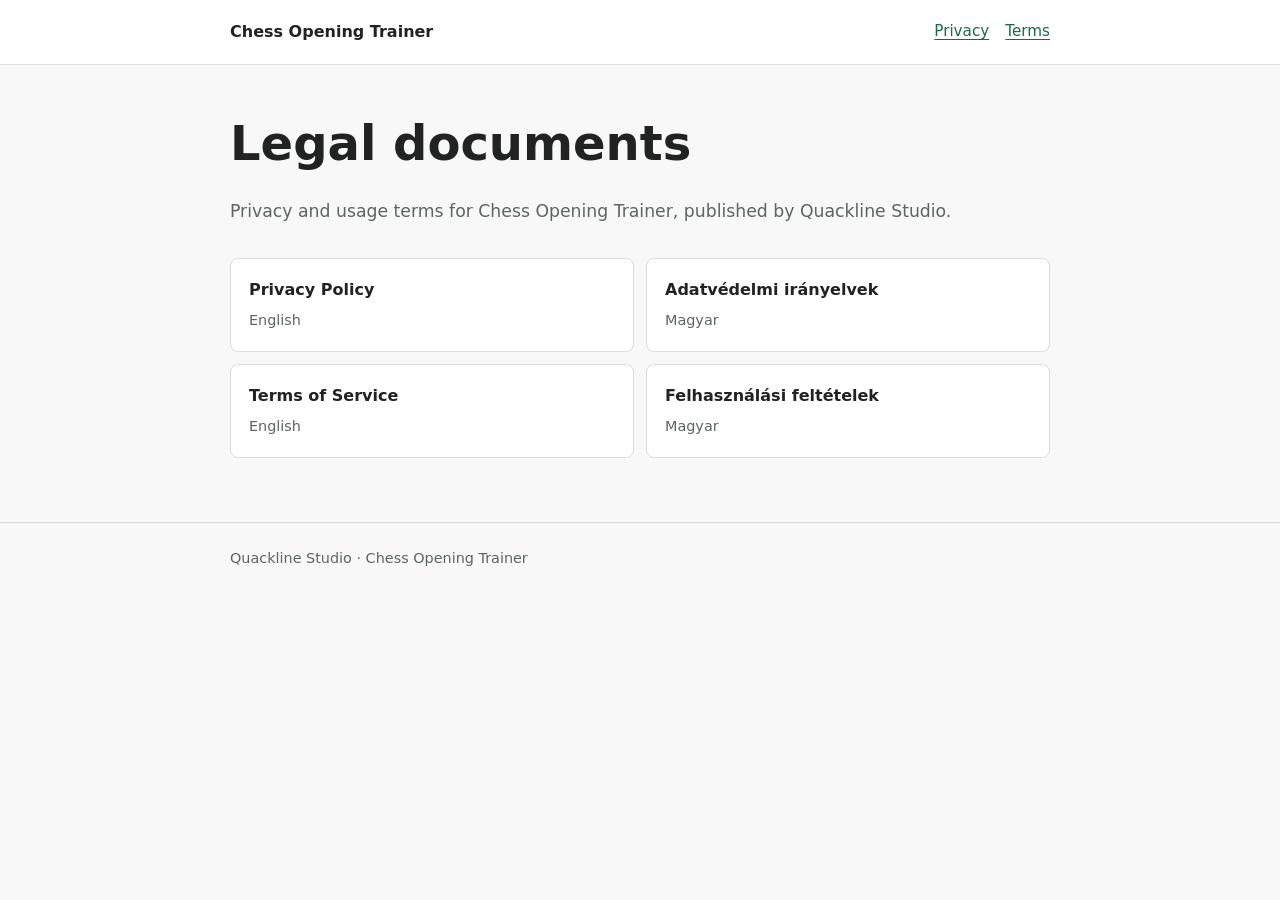
<file: index.html>
<!doctype html>
<html lang="en">
  <head>
    <meta charset="utf-8">
    <meta name="viewport" content="width=device-width, initial-scale=1">
    <meta name="description" content="Legal documents for Chess Opening Trainer.">
    <title>Chess Opening Trainer - Legal</title>
    <link rel="stylesheet" href="styles.css">
  </head>
  <body>
    <header class="site-header">
      <div class="site-header__inner">
        <a class="brand" href="./">Chess Opening Trainer</a>
        <nav class="site-nav" aria-label="Legal documents">
          <a href="privacy/">Privacy</a>
          <a href="terms/">Terms</a>
        </nav>
      </div>
    </header>
    <main class="landing">
      <h1>Legal documents</h1>
      <p class="lede">Privacy and usage terms for Chess Opening Trainer, published by Quackline Studio.</p>
      <div class="document-nav">
        <a class="document-link" href="privacy/">Privacy Policy<span>English</span></a>
        <a class="document-link" href="privacy/hu/">Adatvédelmi irányelvek<span>Magyar</span></a>
        <a class="document-link" href="terms/">Terms of Service<span>English</span></a>
        <a class="document-link" href="terms/hu/">Felhasználási feltételek<span>Magyar</span></a>
      </div>
    </main>
    <footer class="site-footer">
      <div class="site-footer__inner">Quackline Studio · Chess Opening Trainer</div>
    </footer>
  </body>
</html>
</file>
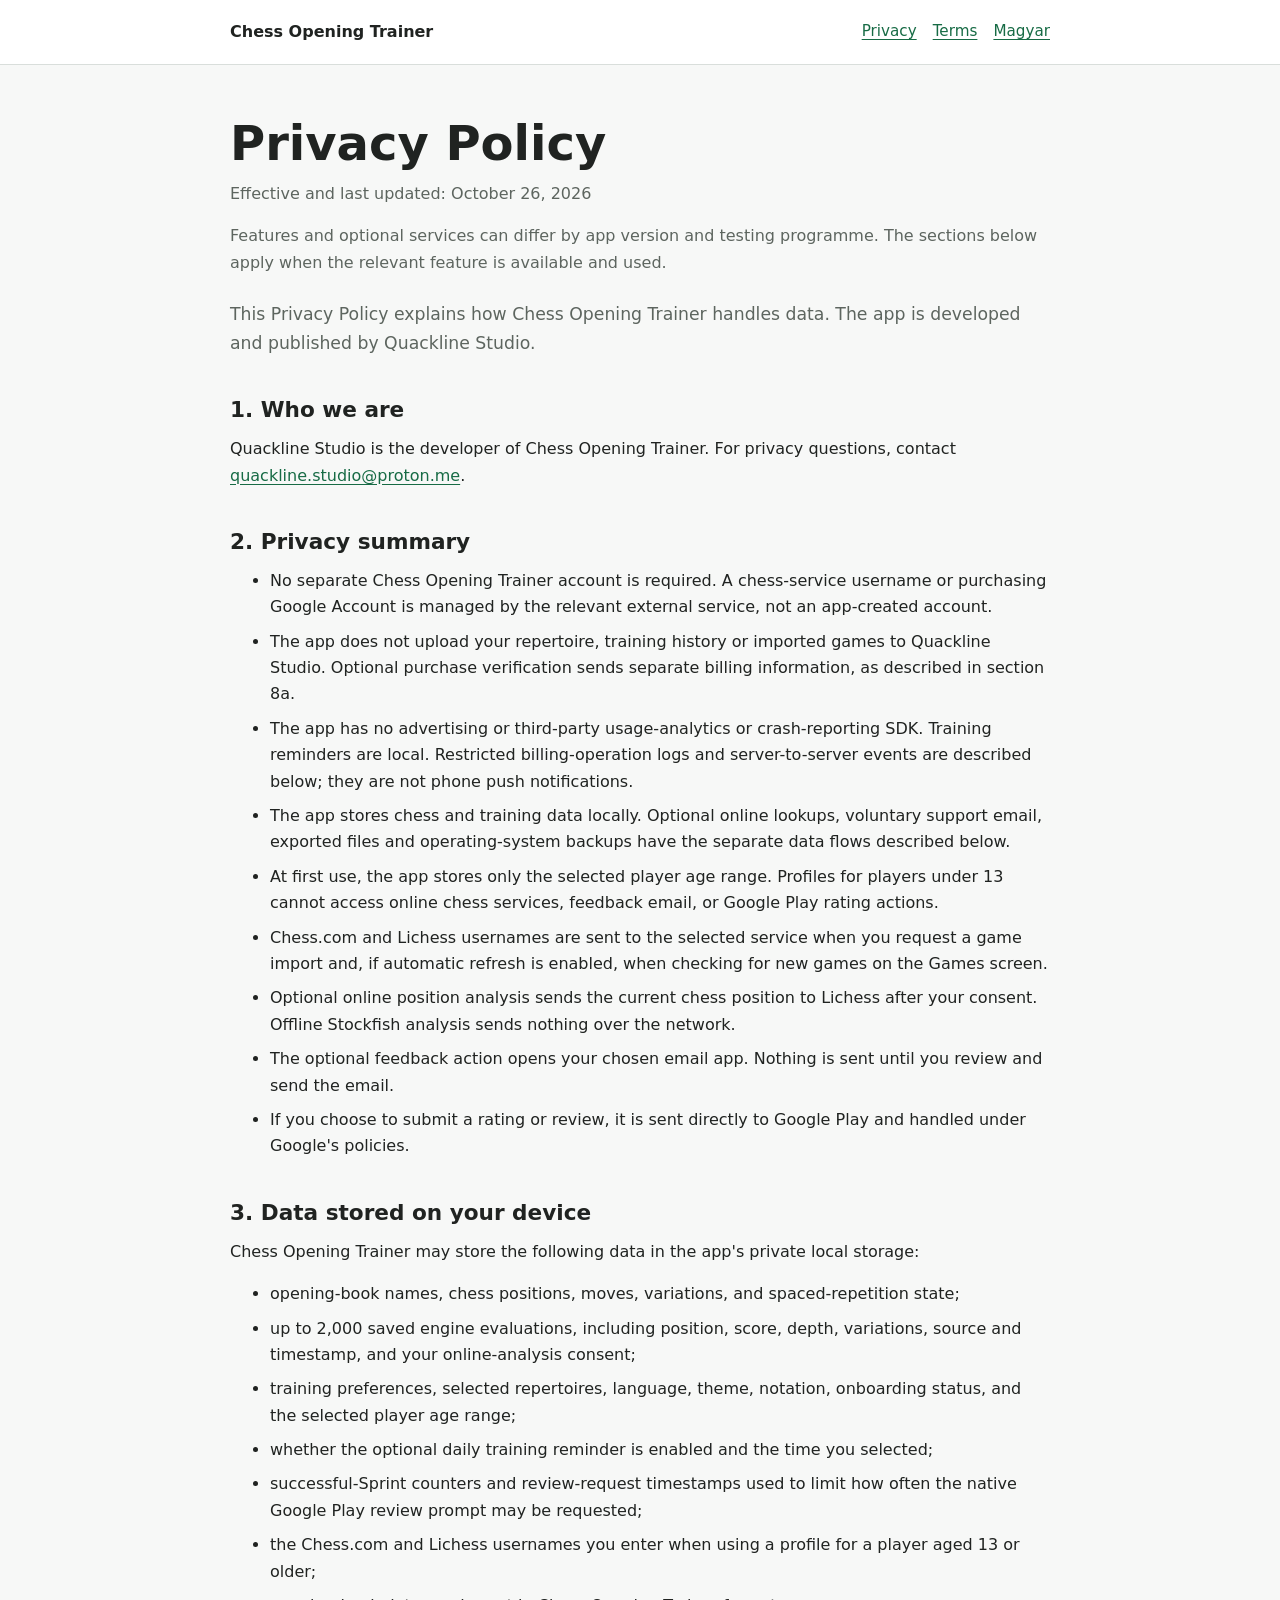
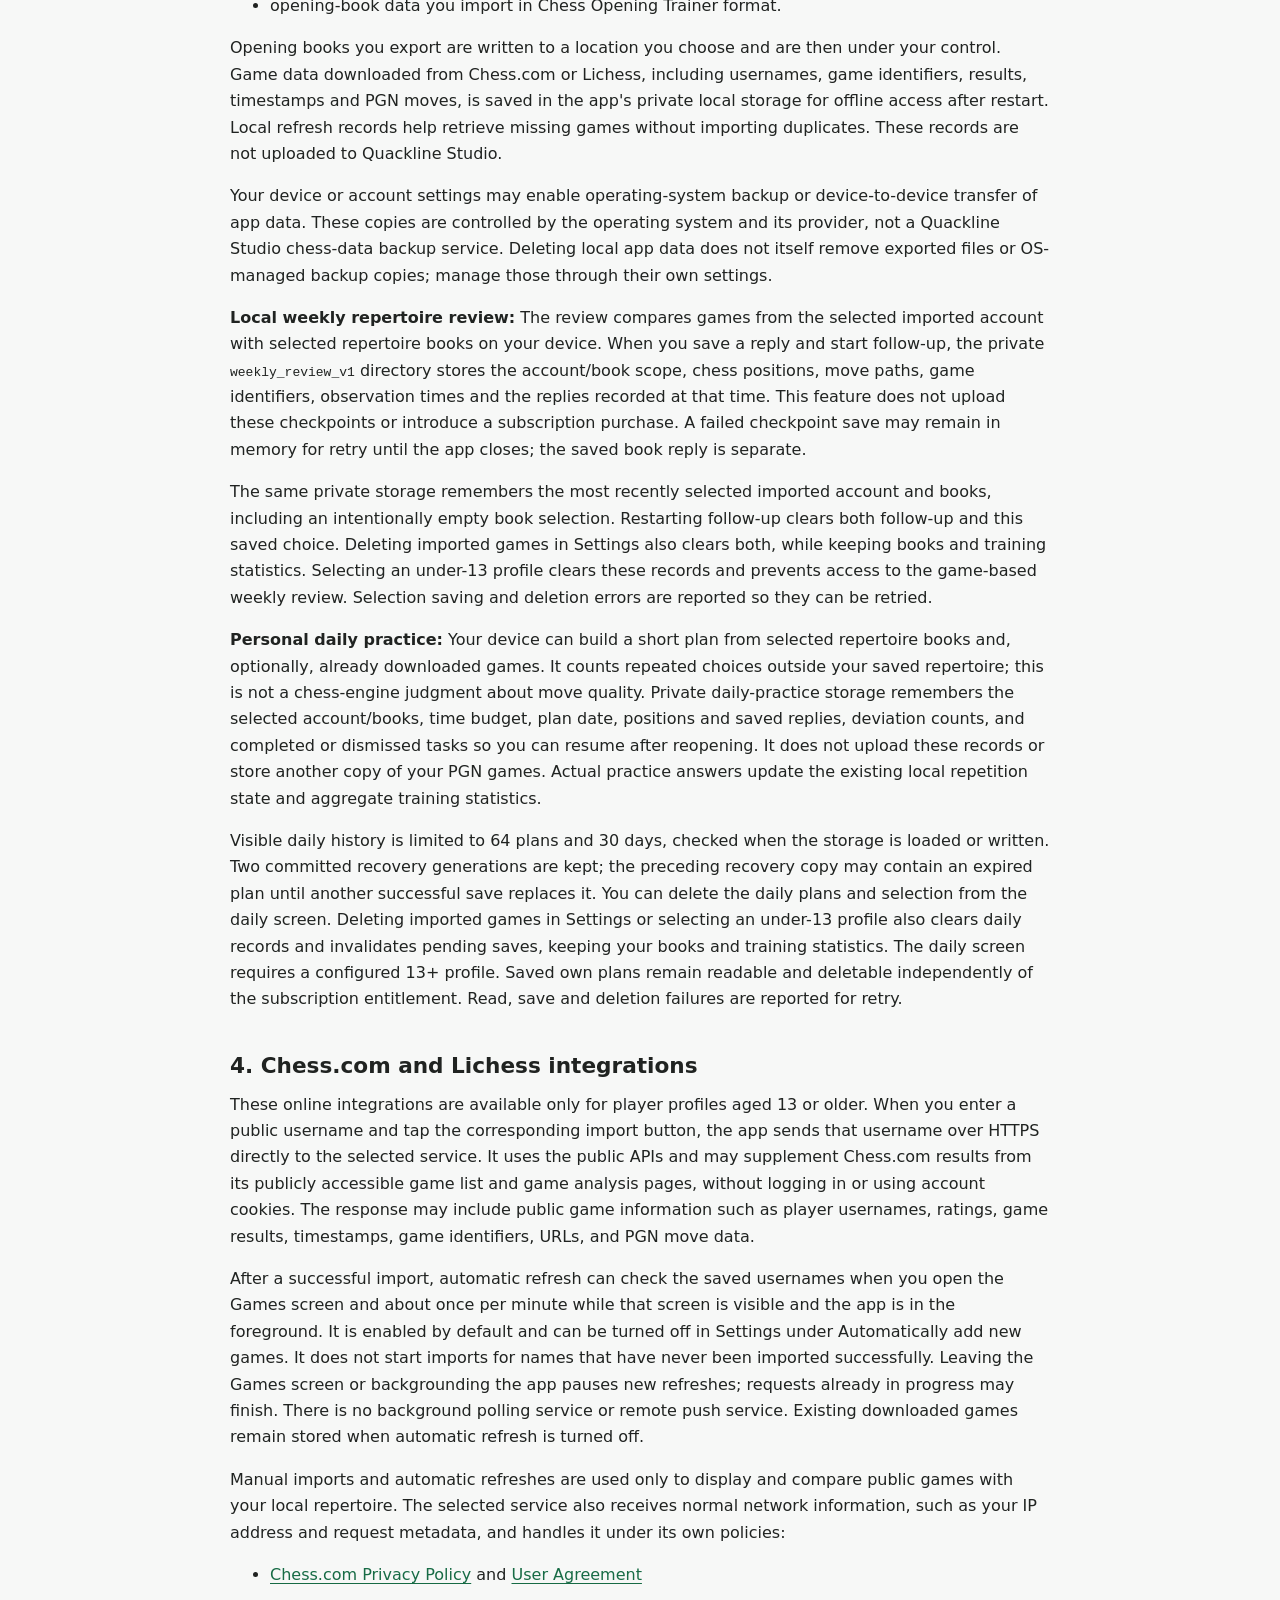
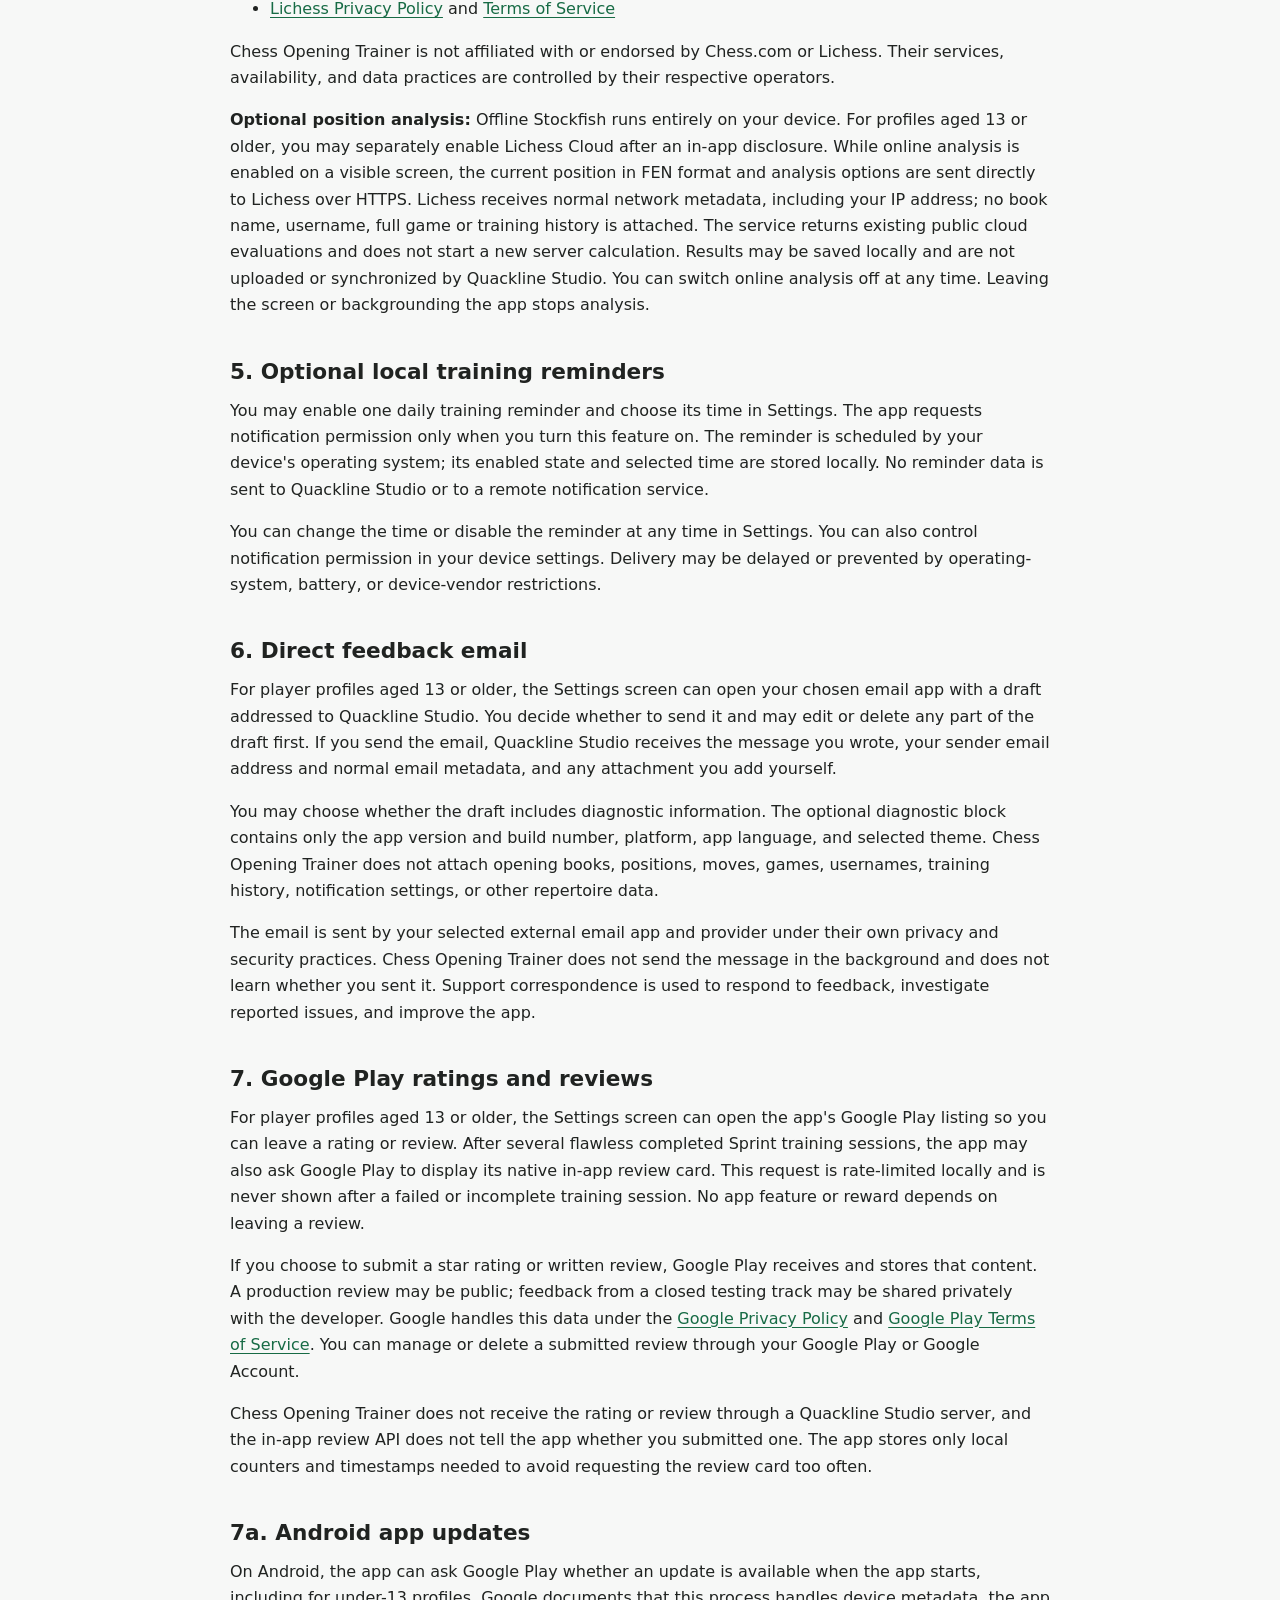
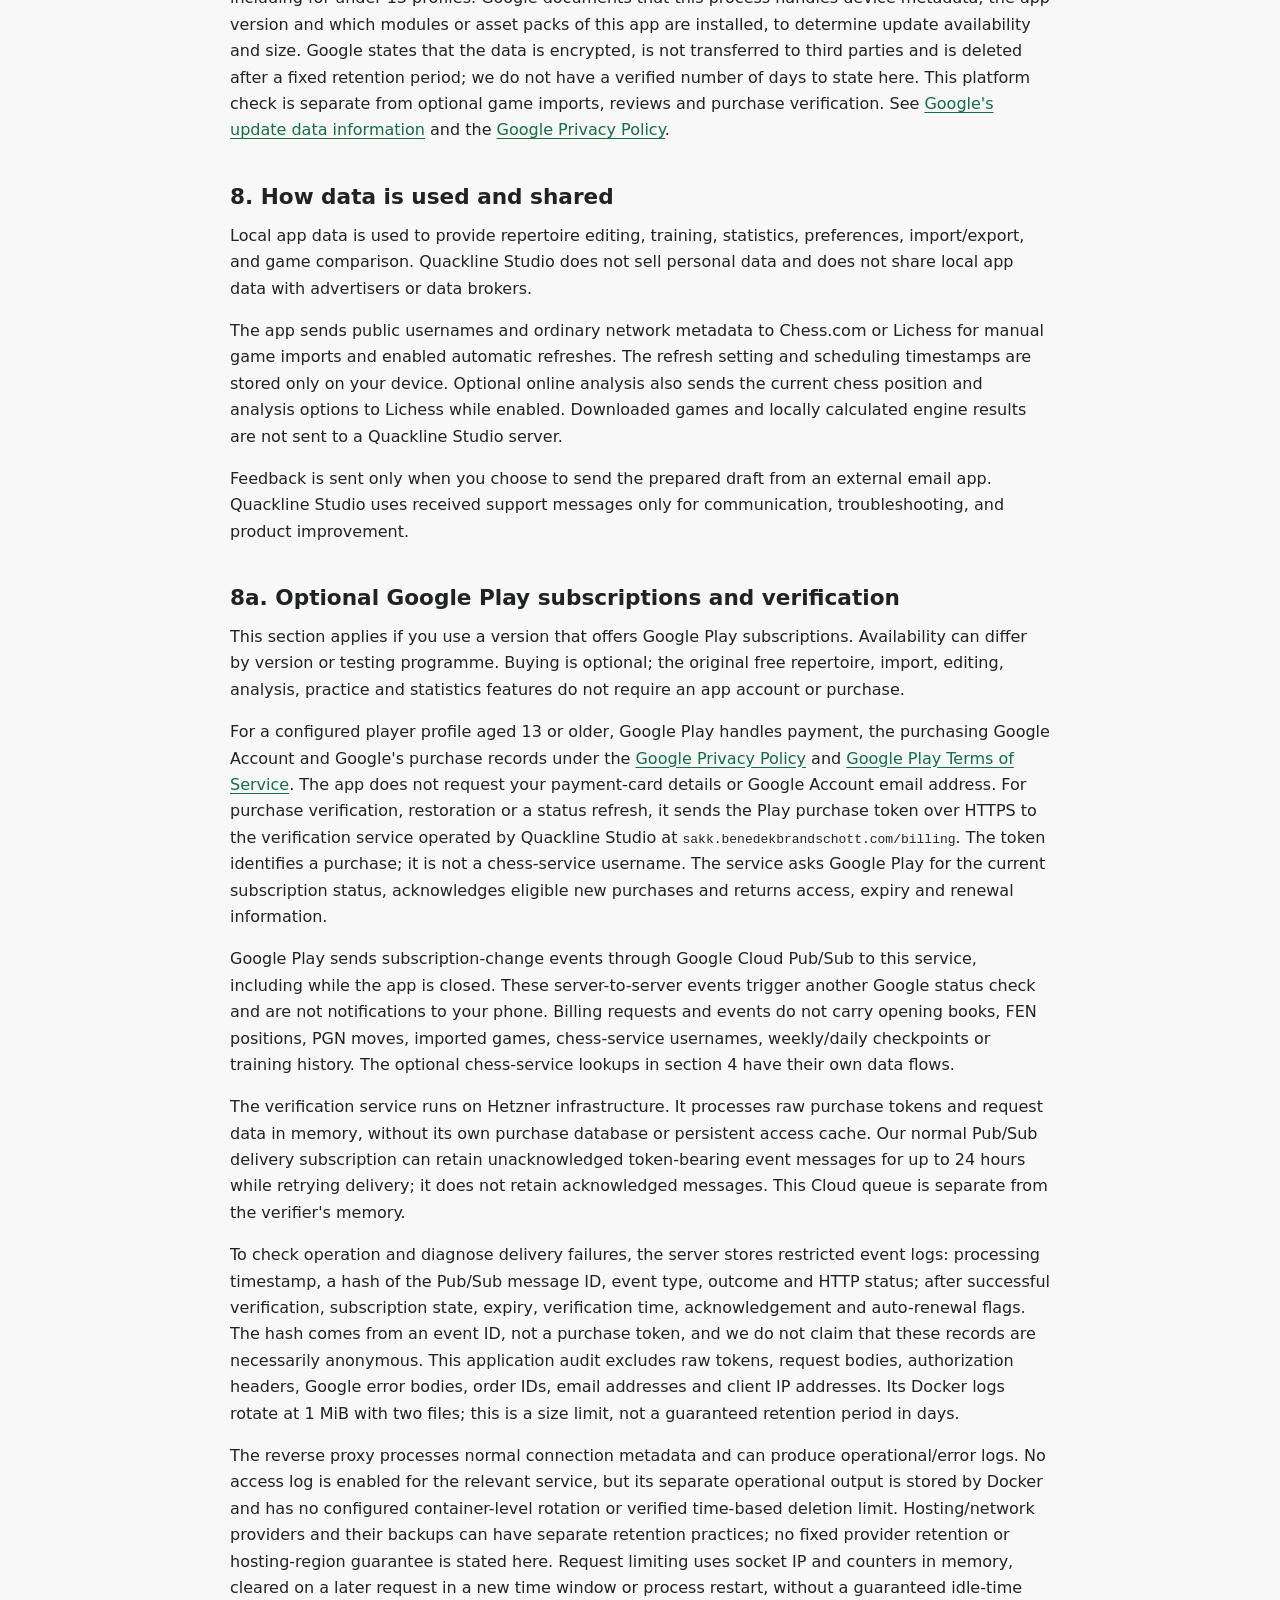
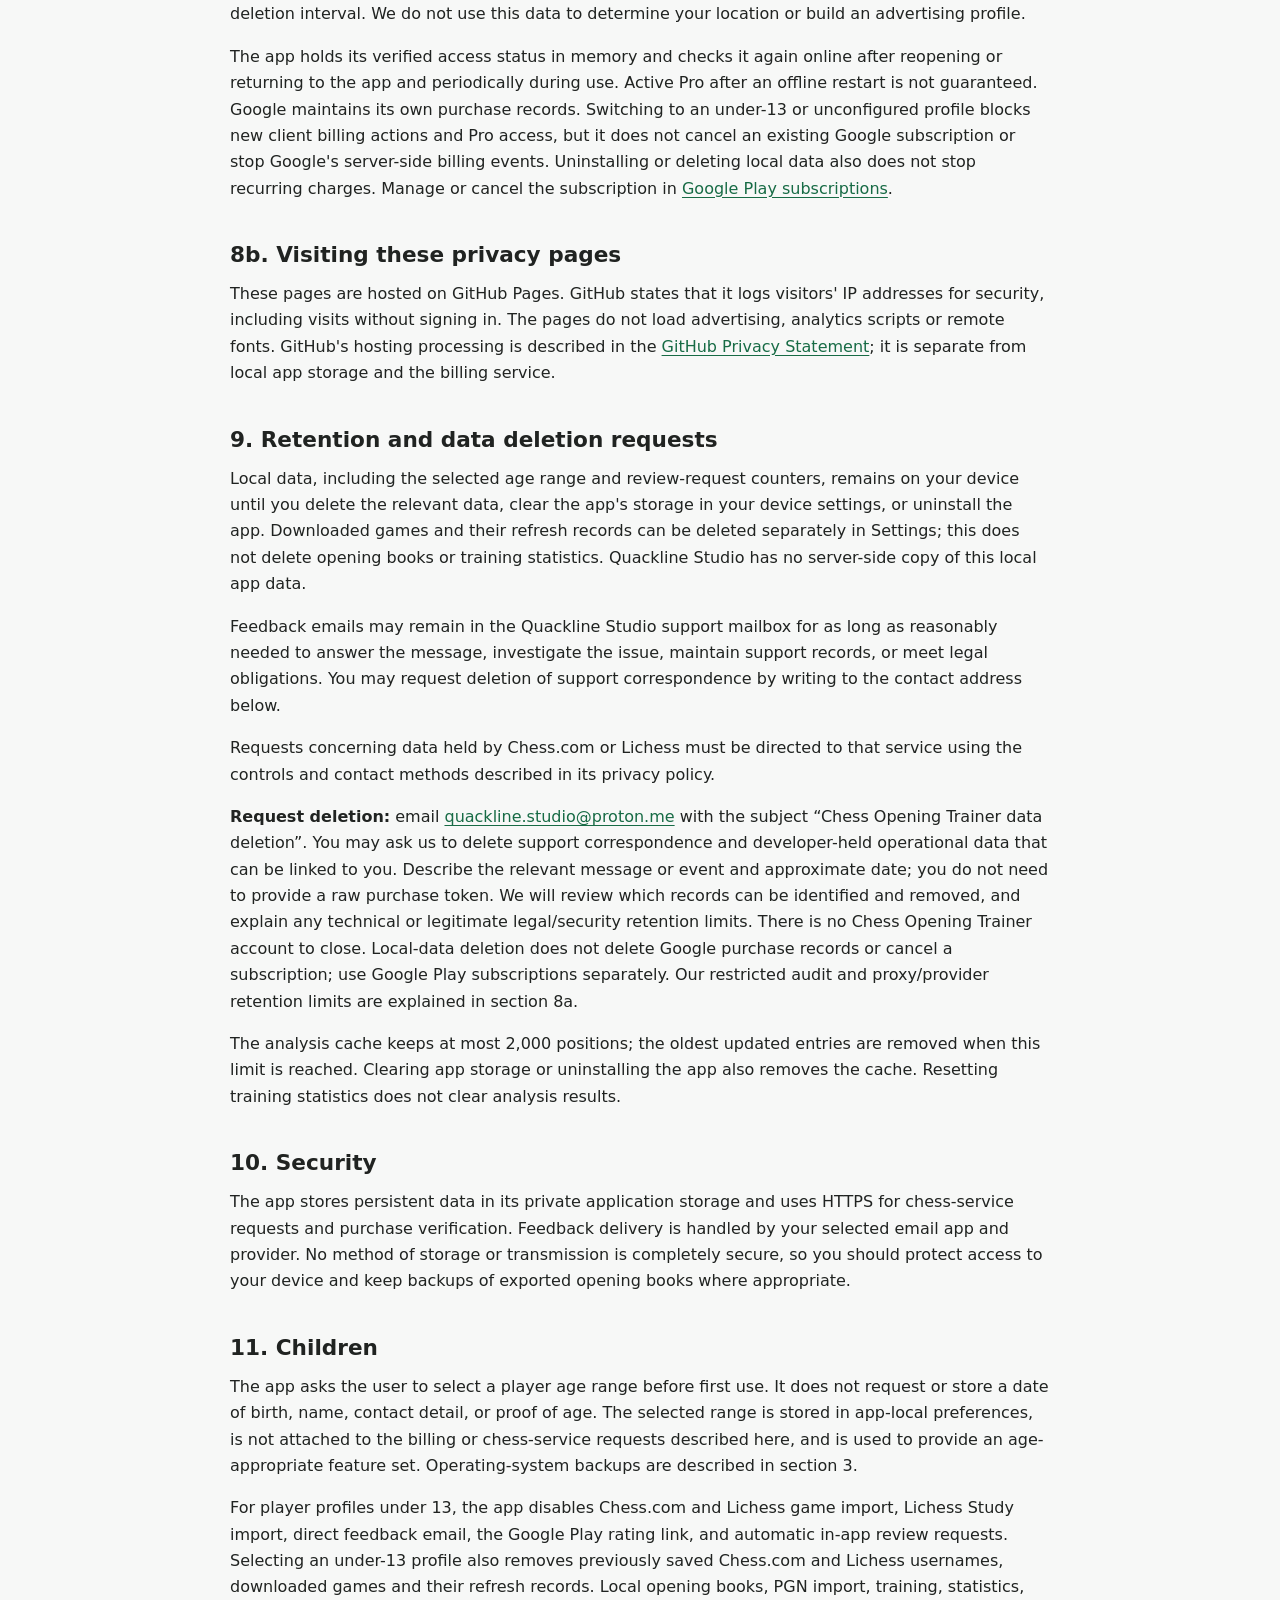
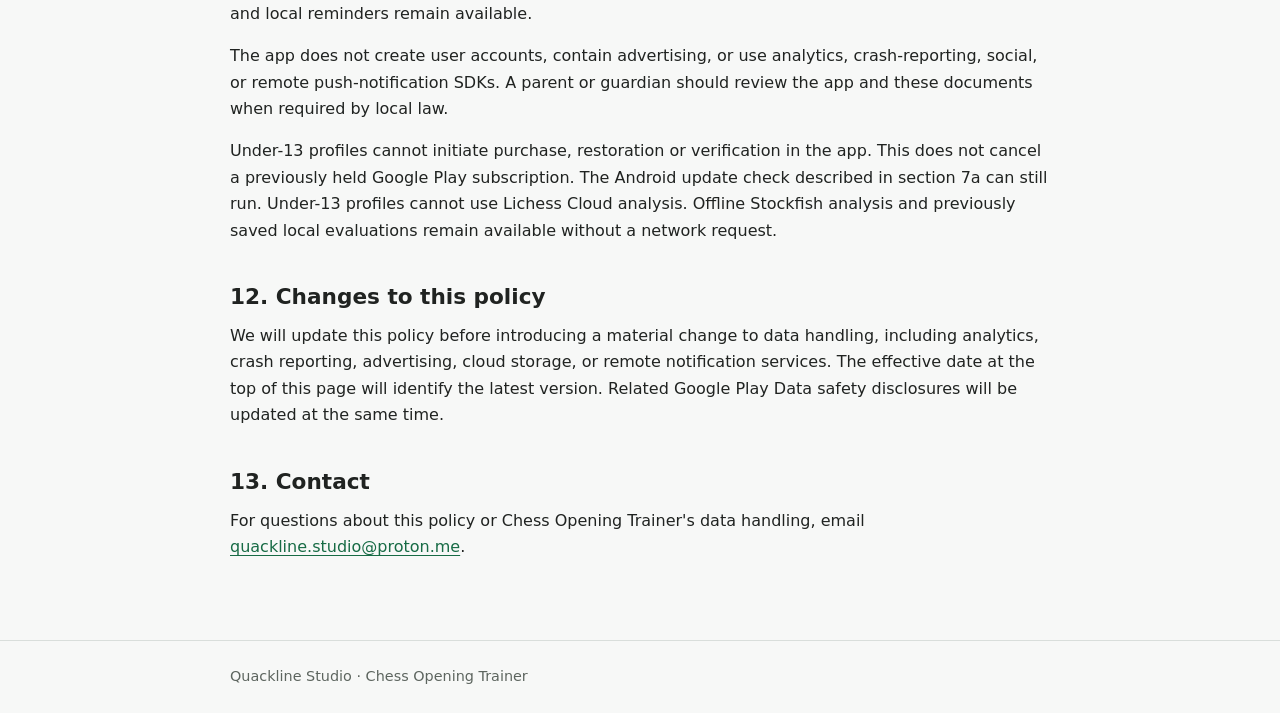
<file: privacy/index.html>
<!doctype html>
<html lang="en">
  <head>
    <meta charset="utf-8">
    <meta name="viewport" content="width=device-width, initial-scale=1">
    <meta name="description" content="Privacy Policy for Chess Opening Trainer.">
    <title>Privacy Policy - Chess Opening Trainer</title>
    <link rel="stylesheet" href="../styles.css">
  </head>
  <body>
    <header class="site-header">
      <div class="site-header__inner">
        <a class="brand" href="../">Chess Opening Trainer</a>
        <nav class="site-nav" aria-label="Legal documents">
          <a href="./" aria-current="page">Privacy</a>
          <a href="../terms/">Terms</a>
          <a href="hu/" lang="hu">Magyar</a>
        </nav>
      </div>
    </header>
    <main class="document">
      <h1>Privacy Policy</h1>
      <p class="meta">Effective and last updated: October 26, 2026</p>
      <p class="meta">Features and optional services can differ by app version and testing programme. The sections below apply when the relevant feature is available and used.</p>
      <p class="lede">This Privacy Policy explains how Chess Opening Trainer handles data. The app is developed and published by Quackline Studio.</p>

      <h2>1. Who we are</h2>
      <p>Quackline Studio is the developer of Chess Opening Trainer. For privacy questions, contact <a href="mailto:quackline.studio@proton.me">quackline.studio@proton.me</a>.</p>

      <h2>2. Privacy summary</h2>
      <ul>
        <li>No separate Chess Opening Trainer account is required. A chess-service username or purchasing Google Account is managed by the relevant external service, not an app-created account.</li>
        <li>The app does not upload your repertoire, training history or imported games to Quackline Studio. Optional purchase verification sends separate billing information, as described in section 8a.</li>
        <li>The app has no advertising or third-party usage-analytics or crash-reporting SDK. Training reminders are local. Restricted billing-operation logs and server-to-server events are described below; they are not phone push notifications.</li>
        <li>The app stores chess and training data locally. Optional online lookups, voluntary support email, exported files and operating-system backups have the separate data flows described below.</li>
        <li>At first use, the app stores only the selected player age range. Profiles for players under 13 cannot access online chess services, feedback email, or Google Play rating actions.</li>
        <li>Chess.com and Lichess usernames are sent to the selected service when you request a game import and, if automatic refresh is enabled, when checking for new games on the Games screen.</li>
        <li>Optional online position analysis sends the current chess position to Lichess after your consent. Offline Stockfish analysis sends nothing over the network.</li>
        <li>The optional feedback action opens your chosen email app. Nothing is sent until you review and send the email.</li>
        <li>If you choose to submit a rating or review, it is sent directly to Google Play and handled under Google's policies.</li>
      </ul>

      <h2>3. Data stored on your device</h2>
      <p>Chess Opening Trainer may store the following data in the app's private local storage:</p>
      <ul>
        <li>opening-book names, chess positions, moves, variations, and spaced-repetition state;</li>
        <li>up to 2,000 saved engine evaluations, including position, score, depth, variations, source and timestamp, and your online-analysis consent;</li>
        <li>training preferences, selected repertoires, language, theme, notation, onboarding status, and the selected player age range;</li>
        <li>whether the optional daily training reminder is enabled and the time you selected;</li>
        <li>successful-Sprint counters and review-request timestamps used to limit how often the native Google Play review prompt may be requested;</li>
        <li>the Chess.com and Lichess usernames you enter when using a profile for a player aged 13 or older;</li>
        <li>opening-book data you import in Chess Opening Trainer format.</li>
      </ul>
      <p>Opening books you export are written to a location you choose and are then under your control. Game data downloaded from Chess.com or Lichess, including usernames, game identifiers, results, timestamps and PGN moves, is saved in the app's private local storage for offline access after restart. Local refresh records help retrieve missing games without importing duplicates. These records are not uploaded to Quackline Studio.</p>

      <p>Your device or account settings may enable operating-system backup or device-to-device transfer of app data. These copies are controlled by the operating system and its provider, not a Quackline Studio chess-data backup service. Deleting local app data does not itself remove exported files or OS-managed backup copies; manage those through their own settings.</p>

      <p><strong>Local weekly repertoire review:</strong> The review compares games from the selected imported account with selected repertoire books on your device. When you save a reply and start follow-up, the private <code>weekly_review_v1</code> directory stores the account/book scope, chess positions, move paths, game identifiers, observation times and the replies recorded at that time. This feature does not upload these checkpoints or introduce a subscription purchase. A failed checkpoint save may remain in memory for retry until the app closes; the saved book reply is separate.</p>
      <p>The same private storage remembers the most recently selected imported account and books, including an intentionally empty book selection. Restarting follow-up clears both follow-up and this saved choice. Deleting imported games in Settings also clears both, while keeping books and training statistics. Selecting an under-13 profile clears these records and prevents access to the game-based weekly review. Selection saving and deletion errors are reported so they can be retried.</p>

      <p><strong>Personal daily practice:</strong> Your device can build a short plan from selected repertoire books and, optionally, already downloaded games. It counts repeated choices outside your saved repertoire; this is not a chess-engine judgment about move quality. Private daily-practice storage remembers the selected account/books, time budget, plan date, positions and saved replies, deviation counts, and completed or dismissed tasks so you can resume after reopening. It does not upload these records or store another copy of your PGN games. Actual practice answers update the existing local repetition state and aggregate training statistics.</p>
      <p>Visible daily history is limited to 64 plans and 30 days, checked when the storage is loaded or written. Two committed recovery generations are kept; the preceding recovery copy may contain an expired plan until another successful save replaces it. You can delete the daily plans and selection from the daily screen. Deleting imported games in Settings or selecting an under-13 profile also clears daily records and invalidates pending saves, keeping your books and training statistics. The daily screen requires a configured 13+ profile. Saved own plans remain readable and deletable independently of the subscription entitlement. Read, save and deletion failures are reported for retry.</p>

      <h2>4. Chess.com and Lichess integrations</h2>
      <p>These online integrations are available only for player profiles aged 13 or older. When you enter a public username and tap the corresponding import button, the app sends that username over HTTPS directly to the selected service. It uses the public APIs and may supplement Chess.com results from its publicly accessible game list and game analysis pages, without logging in or using account cookies. The response may include public game information such as player usernames, ratings, game results, timestamps, game identifiers, URLs, and PGN move data.</p>
      <p>After a successful import, automatic refresh can check the saved usernames when you open the Games screen and about once per minute while that screen is visible and the app is in the foreground. It is enabled by default and can be turned off in Settings under Automatically add new games. It does not start imports for names that have never been imported successfully. Leaving the Games screen or backgrounding the app pauses new refreshes; requests already in progress may finish. There is no background polling service or remote push service. Existing downloaded games remain stored when automatic refresh is turned off.</p>
      <p>Manual imports and automatic refreshes are used only to display and compare public games with your local repertoire. The selected service also receives normal network information, such as your IP address and request metadata, and handles it under its own policies:</p>
      <ul>
        <li><a href="https://www.chess.com/legal/privacy">Chess.com Privacy Policy</a> and <a href="https://www.chess.com/legal/user-agreement">User Agreement</a></li>
        <li><a href="https://lichess.org/privacy">Lichess Privacy Policy</a> and <a href="https://lichess.org/terms-of-service">Terms of Service</a></li>
      </ul>
      <p>Chess Opening Trainer is not affiliated with or endorsed by Chess.com or Lichess. Their services, availability, and data practices are controlled by their respective operators.</p>

      <p><strong>Optional position analysis:</strong> Offline Stockfish runs entirely on your device. For profiles aged 13 or older, you may separately enable Lichess Cloud after an in-app disclosure. While online analysis is enabled on a visible screen, the current position in FEN format and analysis options are sent directly to Lichess over HTTPS. Lichess receives normal network metadata, including your IP address; no book name, username, full game or training history is attached. The service returns existing public cloud evaluations and does not start a new server calculation. Results may be saved locally and are not uploaded or synchronized by Quackline Studio. You can switch online analysis off at any time. Leaving the screen or backgrounding the app stops analysis.</p>

      <h2>5. Optional local training reminders</h2>
      <p>You may enable one daily training reminder and choose its time in Settings. The app requests notification permission only when you turn this feature on. The reminder is scheduled by your device's operating system; its enabled state and selected time are stored locally. No reminder data is sent to Quackline Studio or to a remote notification service.</p>
      <p>You can change the time or disable the reminder at any time in Settings. You can also control notification permission in your device settings. Delivery may be delayed or prevented by operating-system, battery, or device-vendor restrictions.</p>

      <h2>6. Direct feedback email</h2>
      <p>For player profiles aged 13 or older, the Settings screen can open your chosen email app with a draft addressed to Quackline Studio. You decide whether to send it and may edit or delete any part of the draft first. If you send the email, Quackline Studio receives the message you wrote, your sender email address and normal email metadata, and any attachment you add yourself.</p>
      <p>You may choose whether the draft includes diagnostic information. The optional diagnostic block contains only the app version and build number, platform, app language, and selected theme. Chess Opening Trainer does not attach opening books, positions, moves, games, usernames, training history, notification settings, or other repertoire data.</p>
      <p>The email is sent by your selected external email app and provider under their own privacy and security practices. Chess Opening Trainer does not send the message in the background and does not learn whether you sent it. Support correspondence is used to respond to feedback, investigate reported issues, and improve the app.</p>

      <h2>7. Google Play ratings and reviews</h2>
      <p>For player profiles aged 13 or older, the Settings screen can open the app's Google Play listing so you can leave a rating or review. After several flawless completed Sprint training sessions, the app may also ask Google Play to display its native in-app review card. This request is rate-limited locally and is never shown after a failed or incomplete training session. No app feature or reward depends on leaving a review.</p>
      <p>If you choose to submit a star rating or written review, Google Play receives and stores that content. A production review may be public; feedback from a closed testing track may be shared privately with the developer. Google handles this data under the <a href="https://policies.google.com/privacy">Google Privacy Policy</a> and <a href="https://play.google.com/about/play-terms/">Google Play Terms of Service</a>. You can manage or delete a submitted review through your Google Play or Google Account.</p>
      <p>Chess Opening Trainer does not receive the rating or review through a Quackline Studio server, and the in-app review API does not tell the app whether you submitted one. The app stores only local counters and timestamps needed to avoid requesting the review card too often.</p>

      <h2>7a. Android app updates</h2>
      <p>On Android, the app can ask Google Play whether an update is available when the app starts, including for under-13 profiles. Google documents that this process handles device metadata, the app version and which modules or asset packs of this app are installed, to determine update availability and size. Google states that the data is encrypted, is not transferred to third parties and is deleted after a fixed retention period; we do not have a verified number of days to state here. This platform check is separate from optional game imports, reviews and purchase verification. See <a href="https://developer.android.com/guide/playcore/in-app-updates#data-safety">Google's update data information</a> and the <a href="https://policies.google.com/privacy">Google Privacy Policy</a>.</p>

      <h2>8. How data is used and shared</h2>
      <p>Local app data is used to provide repertoire editing, training, statistics, preferences, import/export, and game comparison. Quackline Studio does not sell personal data and does not share local app data with advertisers or data brokers.</p>
      <p>The app sends public usernames and ordinary network metadata to Chess.com or Lichess for manual game imports and enabled automatic refreshes. The refresh setting and scheduling timestamps are stored only on your device. Optional online analysis also sends the current chess position and analysis options to Lichess while enabled. Downloaded games and locally calculated engine results are not sent to a Quackline Studio server.</p>
      <p>Feedback is sent only when you choose to send the prepared draft from an external email app. Quackline Studio uses received support messages only for communication, troubleshooting, and product improvement.</p>

      <h2>8a. Optional Google Play subscriptions and verification</h2>
      <p>This section applies if you use a version that offers Google Play subscriptions. Availability can differ by version or testing programme. Buying is optional; the original free repertoire, import, editing, analysis, practice and statistics features do not require an app account or purchase.</p>
      <p>For a configured player profile aged 13 or older, Google Play handles payment, the purchasing Google Account and Google's purchase records under the <a href="https://policies.google.com/privacy">Google Privacy Policy</a> and <a href="https://play.google.com/about/play-terms/">Google Play Terms of Service</a>. The app does not request your payment-card details or Google Account email address. For purchase verification, restoration or a status refresh, it sends the Play purchase token over HTTPS to the verification service operated by Quackline Studio at <code>sakk.benedekbrandschott.com/billing</code>. The token identifies a purchase; it is not a chess-service username. The service asks Google Play for the current subscription status, acknowledges eligible new purchases and returns access, expiry and renewal information.</p>
      <p>Google Play sends subscription-change events through Google Cloud Pub/Sub to this service, including while the app is closed. These server-to-server events trigger another Google status check and are not notifications to your phone. Billing requests and events do not carry opening books, FEN positions, PGN moves, imported games, chess-service usernames, weekly/daily checkpoints or training history. The optional chess-service lookups in section 4 have their own data flows.</p>
      <p>The verification service runs on Hetzner infrastructure. It processes raw purchase tokens and request data in memory, without its own purchase database or persistent access cache. Our normal Pub/Sub delivery subscription can retain unacknowledged token-bearing event messages for up to 24 hours while retrying delivery; it does not retain acknowledged messages. This Cloud queue is separate from the verifier's memory.</p>
      <p>To check operation and diagnose delivery failures, the server stores restricted event logs: processing timestamp, a hash of the Pub/Sub message ID, event type, outcome and HTTP status; after successful verification, subscription state, expiry, verification time, acknowledgement and auto-renewal flags. The hash comes from an event ID, not a purchase token, and we do not claim that these records are necessarily anonymous. This application audit excludes raw tokens, request bodies, authorization headers, Google error bodies, order IDs, email addresses and client IP addresses. Its Docker logs rotate at 1 MiB with two files; this is a size limit, not a guaranteed retention period in days.</p>
      <p>The reverse proxy processes normal connection metadata and can produce operational/error logs. No access log is enabled for the relevant service, but its separate operational output is stored by Docker and has no configured container-level rotation or verified time-based deletion limit. Hosting/network providers and their backups can have separate retention practices; no fixed provider retention or hosting-region guarantee is stated here. Request limiting uses socket IP and counters in memory, cleared on a later request in a new time window or process restart, without a guaranteed idle-time deletion interval. We do not use this data to determine your location or build an advertising profile.</p>
      <p>The app holds its verified access status in memory and checks it again online after reopening or returning to the app and periodically during use. Active Pro after an offline restart is not guaranteed. Google maintains its own purchase records. Switching to an under-13 or unconfigured profile blocks new client billing actions and Pro access, but it does not cancel an existing Google subscription or stop Google's server-side billing events. Uninstalling or deleting local data also does not stop recurring charges. Manage or cancel the subscription in <a href="https://play.google.com/store/account/subscriptions">Google Play subscriptions</a>.</p>

      <h2>8b. Visiting these privacy pages</h2>
      <p>These pages are hosted on GitHub Pages. GitHub states that it logs visitors' IP addresses for security, including visits without signing in. The pages do not load advertising, analytics scripts or remote fonts. GitHub's hosting processing is described in the <a href="https://docs.github.com/en/site-policy/privacy-policies/github-general-privacy-statement">GitHub Privacy Statement</a>; it is separate from local app storage and the billing service.</p>

      <h2 id="data-deletion">9. Retention and data deletion requests</h2>
      <p>Local data, including the selected age range and review-request counters, remains on your device until you delete the relevant data, clear the app's storage in your device settings, or uninstall the app. Downloaded games and their refresh records can be deleted separately in Settings; this does not delete opening books or training statistics. Quackline Studio has no server-side copy of this local app data.</p>
      <p>Feedback emails may remain in the Quackline Studio support mailbox for as long as reasonably needed to answer the message, investigate the issue, maintain support records, or meet legal obligations. You may request deletion of support correspondence by writing to the contact address below.</p>
      <p>Requests concerning data held by Chess.com or Lichess must be directed to that service using the controls and contact methods described in its privacy policy.</p>
      <p><strong>Request deletion:</strong> email <a href="mailto:quackline.studio@proton.me?subject=Chess%20Opening%20Trainer%20data%20deletion">quackline.studio@proton.me</a> with the subject “Chess Opening Trainer data deletion”. You may ask us to delete support correspondence and developer-held operational data that can be linked to you. Describe the relevant message or event and approximate date; you do not need to provide a raw purchase token. We will review which records can be identified and removed, and explain any technical or legitimate legal/security retention limits. There is no Chess Opening Trainer account to close. Local-data deletion does not delete Google purchase records or cancel a subscription; use Google Play subscriptions separately. Our restricted audit and proxy/provider retention limits are explained in section 8a.</p>

      <p>The analysis cache keeps at most 2,000 positions; the oldest updated entries are removed when this limit is reached. Clearing app storage or uninstalling the app also removes the cache. Resetting training statistics does not clear analysis results.</p>

      <h2>10. Security</h2>
      <p>The app stores persistent data in its private application storage and uses HTTPS for chess-service requests and purchase verification. Feedback delivery is handled by your selected email app and provider. No method of storage or transmission is completely secure, so you should protect access to your device and keep backups of exported opening books where appropriate.</p>

      <h2>11. Children</h2>
      <p>The app asks the user to select a player age range before first use. It does not request or store a date of birth, name, contact detail, or proof of age. The selected range is stored in app-local preferences, is not attached to the billing or chess-service requests described here, and is used to provide an age-appropriate feature set. Operating-system backups are described in section 3.</p>
      <p>For player profiles under 13, the app disables Chess.com and Lichess game import, Lichess Study import, direct feedback email, the Google Play rating link, and automatic in-app review requests. Selecting an under-13 profile also removes previously saved Chess.com and Lichess usernames, downloaded games and their refresh records. Local opening books, PGN import, training, statistics, and local reminders remain available.</p>
      <p>The app does not create user accounts, contain advertising, or use analytics, crash-reporting, social, or remote push-notification SDKs. A parent or guardian should review the app and these documents when required by local law.</p>

      <p>Under-13 profiles cannot initiate purchase, restoration or verification in the app. This does not cancel a previously held Google Play subscription. The Android update check described in section 7a can still run. Under-13 profiles cannot use Lichess Cloud analysis. Offline Stockfish analysis and previously saved local evaluations remain available without a network request.</p>

      <h2>12. Changes to this policy</h2>
      <p>We will update this policy before introducing a material change to data handling, including analytics, crash reporting, advertising, cloud storage, or remote notification services. The effective date at the top of this page will identify the latest version. Related Google Play Data safety disclosures will be updated at the same time.</p>

      <h2>13. Contact</h2>
      <p>For questions about this policy or Chess Opening Trainer's data handling, email <a href="mailto:quackline.studio@proton.me">quackline.studio@proton.me</a>.</p>
    </main>
    <footer class="site-footer"><div class="site-footer__inner">Quackline Studio · Chess Opening Trainer</div></footer>
  </body>
</html>
</file>
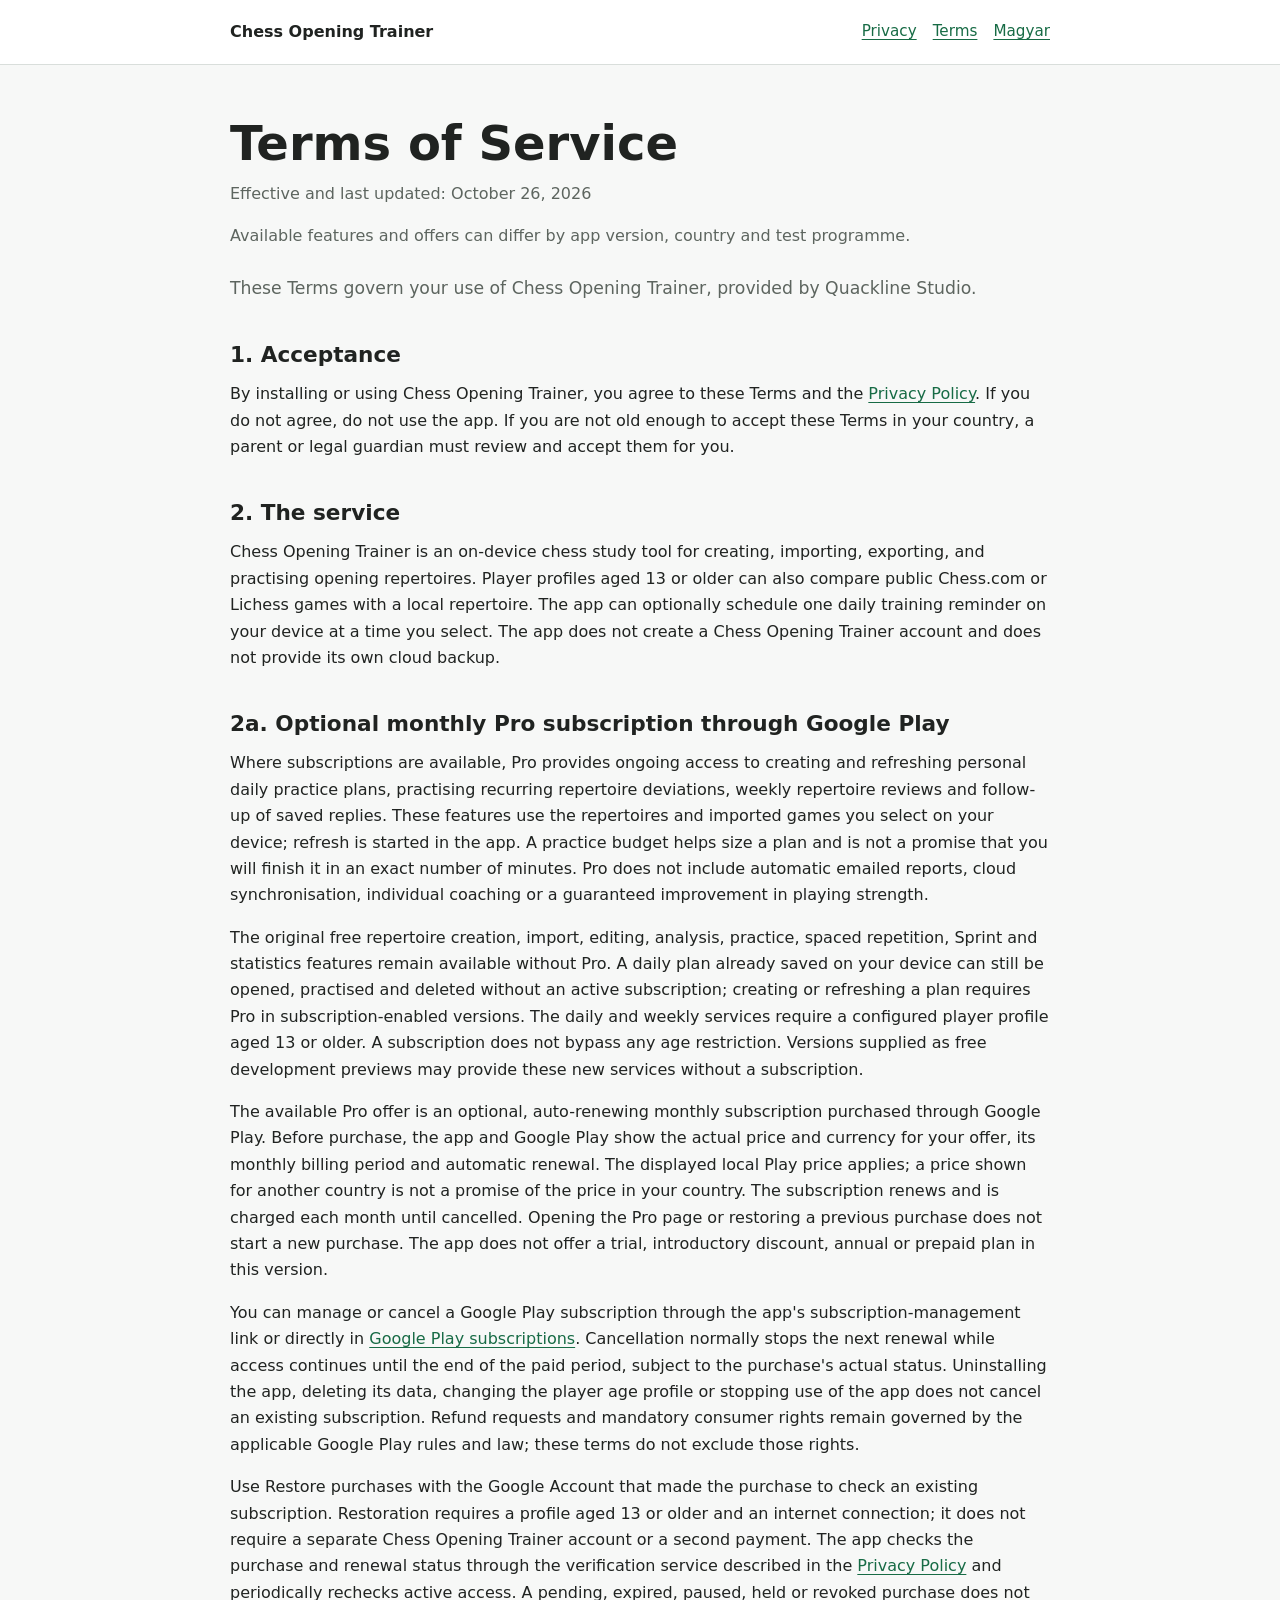
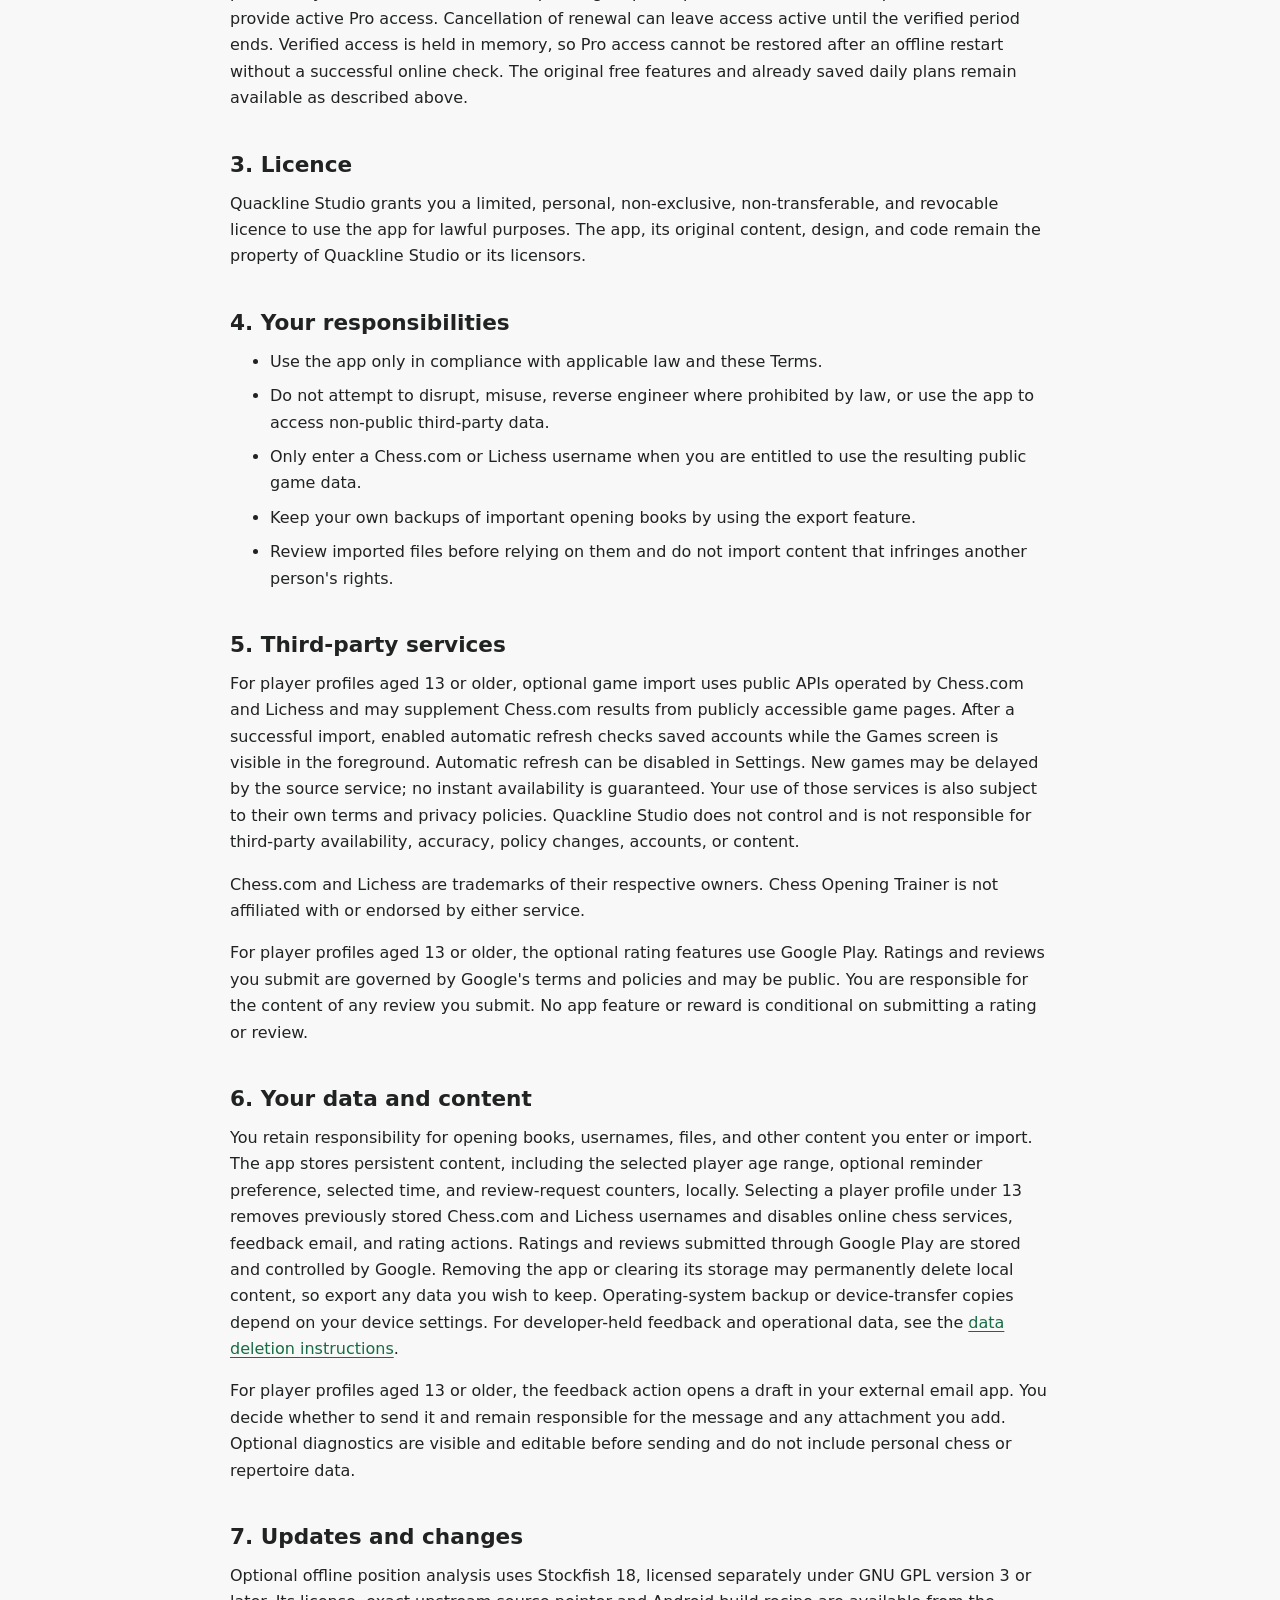
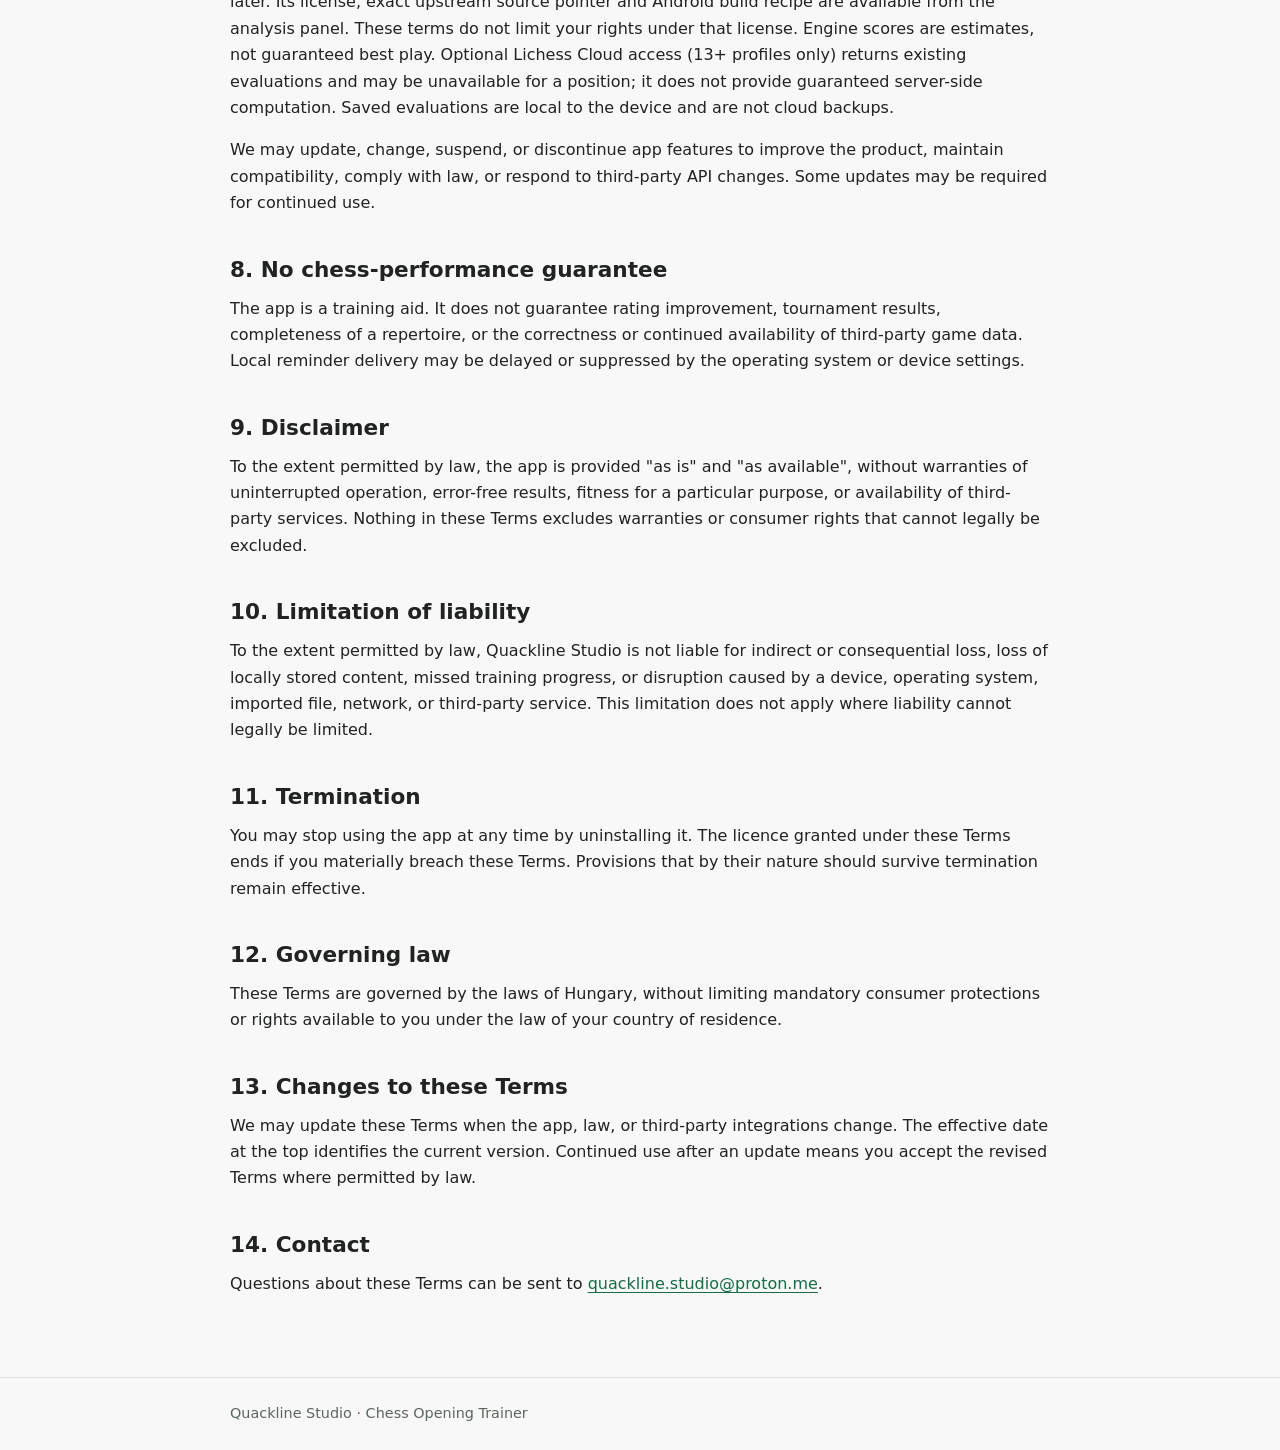
<file: terms/index.html>
<!doctype html>
<html lang="en">
  <head>
    <meta charset="utf-8">
    <meta name="viewport" content="width=device-width, initial-scale=1">
    <meta name="description" content="Terms of Service for Chess Opening Trainer.">
    <title>Terms of Service - Chess Opening Trainer</title>
    <link rel="stylesheet" href="../styles.css">
  </head>
  <body>
    <header class="site-header">
      <div class="site-header__inner">
        <a class="brand" href="../">Chess Opening Trainer</a>
        <nav class="site-nav" aria-label="Legal documents">
          <a href="../privacy/">Privacy</a>
          <a href="./" aria-current="page">Terms</a>
          <a href="hu/" lang="hu">Magyar</a>
        </nav>
      </div>
    </header>
    <main class="document">
      <h1>Terms of Service</h1>
      <p class="meta">Effective and last updated: October 26, 2026</p>
      <p class="meta">Available features and offers can differ by app version, country and test programme.</p>
      <p class="lede">These Terms govern your use of Chess Opening Trainer, provided by Quackline Studio.</p>

      <h2>1. Acceptance</h2>
      <p>By installing or using Chess Opening Trainer, you agree to these Terms and the <a href="../privacy/">Privacy Policy</a>. If you do not agree, do not use the app. If you are not old enough to accept these Terms in your country, a parent or legal guardian must review and accept them for you.</p>

      <h2>2. The service</h2>
      <p>Chess Opening Trainer is an on-device chess study tool for creating, importing, exporting, and practising opening repertoires. Player profiles aged 13 or older can also compare public Chess.com or Lichess games with a local repertoire. The app can optionally schedule one daily training reminder on your device at a time you select. The app does not create a Chess Opening Trainer account and does not provide its own cloud backup.</p>

      <h2>2a. Optional monthly Pro subscription through Google Play</h2>
      <p>Where subscriptions are available, Pro provides ongoing access to creating and refreshing personal daily practice plans, practising recurring repertoire deviations, weekly repertoire reviews and follow-up of saved replies. These features use the repertoires and imported games you select on your device; refresh is started in the app. A practice budget helps size a plan and is not a promise that you will finish it in an exact number of minutes. Pro does not include automatic emailed reports, cloud synchronisation, individual coaching or a guaranteed improvement in playing strength.</p>
      <p>The original free repertoire creation, import, editing, analysis, practice, spaced repetition, Sprint and statistics features remain available without Pro. A daily plan already saved on your device can still be opened, practised and deleted without an active subscription; creating or refreshing a plan requires Pro in subscription-enabled versions. The daily and weekly services require a configured player profile aged 13 or older. A subscription does not bypass any age restriction. Versions supplied as free development previews may provide these new services without a subscription.</p>
      <p>The available Pro offer is an optional, auto-renewing monthly subscription purchased through Google Play. Before purchase, the app and Google Play show the actual price and currency for your offer, its monthly billing period and automatic renewal. The displayed local Play price applies; a price shown for another country is not a promise of the price in your country. The subscription renews and is charged each month until cancelled. Opening the Pro page or restoring a previous purchase does not start a new purchase. The app does not offer a trial, introductory discount, annual or prepaid plan in this version.</p>
      <p>You can manage or cancel a Google Play subscription through the app's subscription-management link or directly in <a href="https://play.google.com/store/account/subscriptions">Google Play subscriptions</a>. Cancellation normally stops the next renewal while access continues until the end of the paid period, subject to the purchase's actual status. Uninstalling the app, deleting its data, changing the player age profile or stopping use of the app does not cancel an existing subscription. Refund requests and mandatory consumer rights remain governed by the applicable Google Play rules and law; these terms do not exclude those rights.</p>
      <p>Use Restore purchases with the Google Account that made the purchase to check an existing subscription. Restoration requires a profile aged 13 or older and an internet connection; it does not require a separate Chess Opening Trainer account or a second payment. The app checks the purchase and renewal status through the verification service described in the <a href="../privacy/">Privacy Policy</a> and periodically rechecks active access. A pending, expired, paused, held or revoked purchase does not provide active Pro access. Cancellation of renewal can leave access active until the verified period ends. Verified access is held in memory, so Pro access cannot be restored after an offline restart without a successful online check. The original free features and already saved daily plans remain available as described above.</p>

      <h2>3. Licence</h2>
      <p>Quackline Studio grants you a limited, personal, non-exclusive, non-transferable, and revocable licence to use the app for lawful purposes. The app, its original content, design, and code remain the property of Quackline Studio or its licensors.</p>

      <h2>4. Your responsibilities</h2>
      <ul>
        <li>Use the app only in compliance with applicable law and these Terms.</li>
        <li>Do not attempt to disrupt, misuse, reverse engineer where prohibited by law, or use the app to access non-public third-party data.</li>
        <li>Only enter a Chess.com or Lichess username when you are entitled to use the resulting public game data.</li>
        <li>Keep your own backups of important opening books by using the export feature.</li>
        <li>Review imported files before relying on them and do not import content that infringes another person's rights.</li>
      </ul>

      <h2>5. Third-party services</h2>
      <p>For player profiles aged 13 or older, optional game import uses public APIs operated by Chess.com and Lichess and may supplement Chess.com results from publicly accessible game pages. After a successful import, enabled automatic refresh checks saved accounts while the Games screen is visible in the foreground. Automatic refresh can be disabled in Settings. New games may be delayed by the source service; no instant availability is guaranteed. Your use of those services is also subject to their own terms and privacy policies. Quackline Studio does not control and is not responsible for third-party availability, accuracy, policy changes, accounts, or content.</p>
      <p>Chess.com and Lichess are trademarks of their respective owners. Chess Opening Trainer is not affiliated with or endorsed by either service.</p>
      <p>For player profiles aged 13 or older, the optional rating features use Google Play. Ratings and reviews you submit are governed by Google's terms and policies and may be public. You are responsible for the content of any review you submit. No app feature or reward is conditional on submitting a rating or review.</p>

      <h2>6. Your data and content</h2>
      <p>You retain responsibility for opening books, usernames, files, and other content you enter or import. The app stores persistent content, including the selected player age range, optional reminder preference, selected time, and review-request counters, locally. Selecting a player profile under 13 removes previously stored Chess.com and Lichess usernames and disables online chess services, feedback email, and rating actions. Ratings and reviews submitted through Google Play are stored and controlled by Google. Removing the app or clearing its storage may permanently delete local content, so export any data you wish to keep. Operating-system backup or device-transfer copies depend on your device settings. For developer-held feedback and operational data, see the <a href="../privacy/#data-deletion">data deletion instructions</a>.</p>
      <p>For player profiles aged 13 or older, the feedback action opens a draft in your external email app. You decide whether to send it and remain responsible for the message and any attachment you add. Optional diagnostics are visible and editable before sending and do not include personal chess or repertoire data.</p>

      <h2>7. Updates and changes</h2>
      <p>Optional offline position analysis uses Stockfish 18, licensed separately under GNU GPL version 3 or later. Its license, exact upstream source pointer and Android build recipe are available from the analysis panel. These terms do not limit your rights under that license. Engine scores are estimates, not guaranteed best play. Optional Lichess Cloud access (13+ profiles only) returns existing evaluations and may be unavailable for a position; it does not provide guaranteed server-side computation. Saved evaluations are local to the device and are not cloud backups.</p>

      <p>We may update, change, suspend, or discontinue app features to improve the product, maintain compatibility, comply with law, or respond to third-party API changes. Some updates may be required for continued use.</p>

      <h2>8. No chess-performance guarantee</h2>
      <p>The app is a training aid. It does not guarantee rating improvement, tournament results, completeness of a repertoire, or the correctness or continued availability of third-party game data. Local reminder delivery may be delayed or suppressed by the operating system or device settings.</p>

      <h2>9. Disclaimer</h2>
      <p>To the extent permitted by law, the app is provided "as is" and "as available", without warranties of uninterrupted operation, error-free results, fitness for a particular purpose, or availability of third-party services. Nothing in these Terms excludes warranties or consumer rights that cannot legally be excluded.</p>

      <h2>10. Limitation of liability</h2>
      <p>To the extent permitted by law, Quackline Studio is not liable for indirect or consequential loss, loss of locally stored content, missed training progress, or disruption caused by a device, operating system, imported file, network, or third-party service. This limitation does not apply where liability cannot legally be limited.</p>

      <h2>11. Termination</h2>
      <p>You may stop using the app at any time by uninstalling it. The licence granted under these Terms ends if you materially breach these Terms. Provisions that by their nature should survive termination remain effective.</p>

      <h2>12. Governing law</h2>
      <p>These Terms are governed by the laws of Hungary, without limiting mandatory consumer protections or rights available to you under the law of your country of residence.</p>

      <h2>13. Changes to these Terms</h2>
      <p>We may update these Terms when the app, law, or third-party integrations change. The effective date at the top identifies the current version. Continued use after an update means you accept the revised Terms where permitted by law.</p>

      <h2>14. Contact</h2>
      <p>Questions about these Terms can be sent to <a href="mailto:quackline.studio@proton.me">quackline.studio@proton.me</a>.</p>
    </main>
    <footer class="site-footer"><div class="site-footer__inner">Quackline Studio · Chess Opening Trainer</div></footer>
  </body>
</html>
</file>
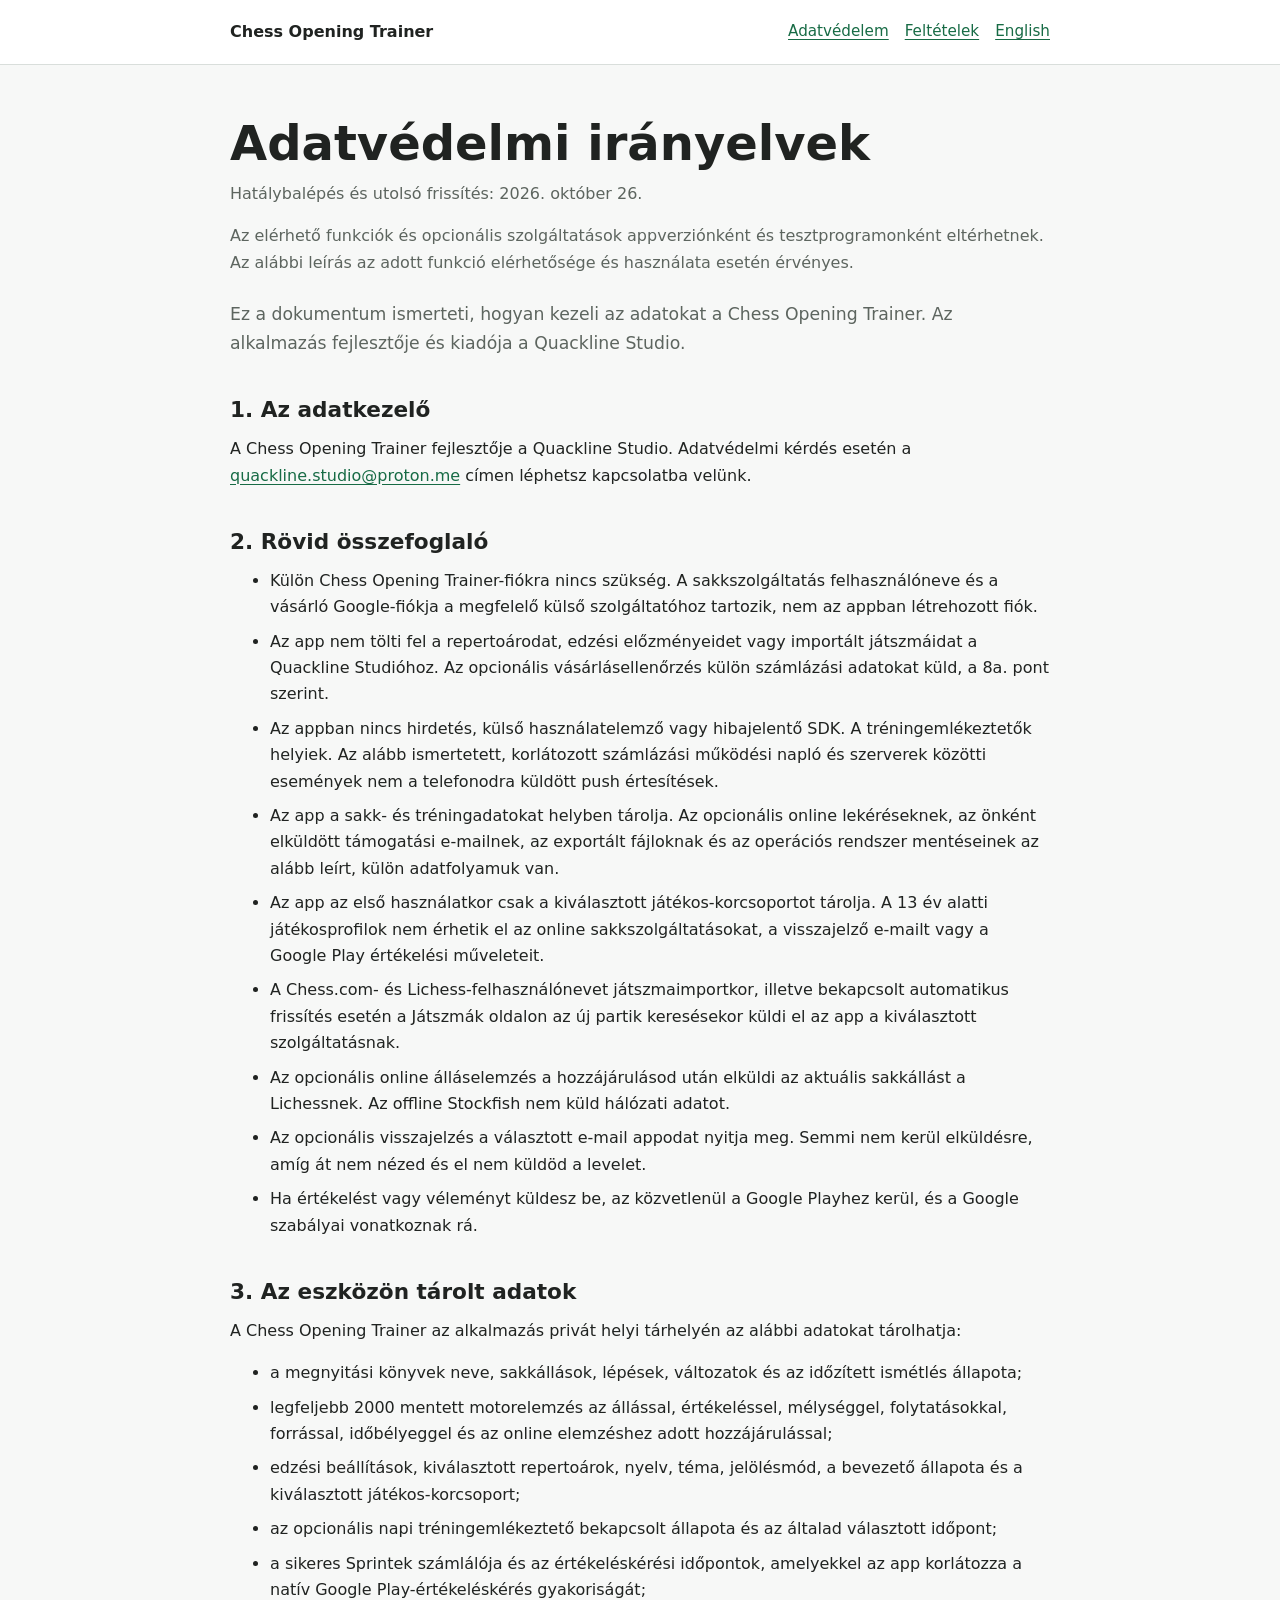
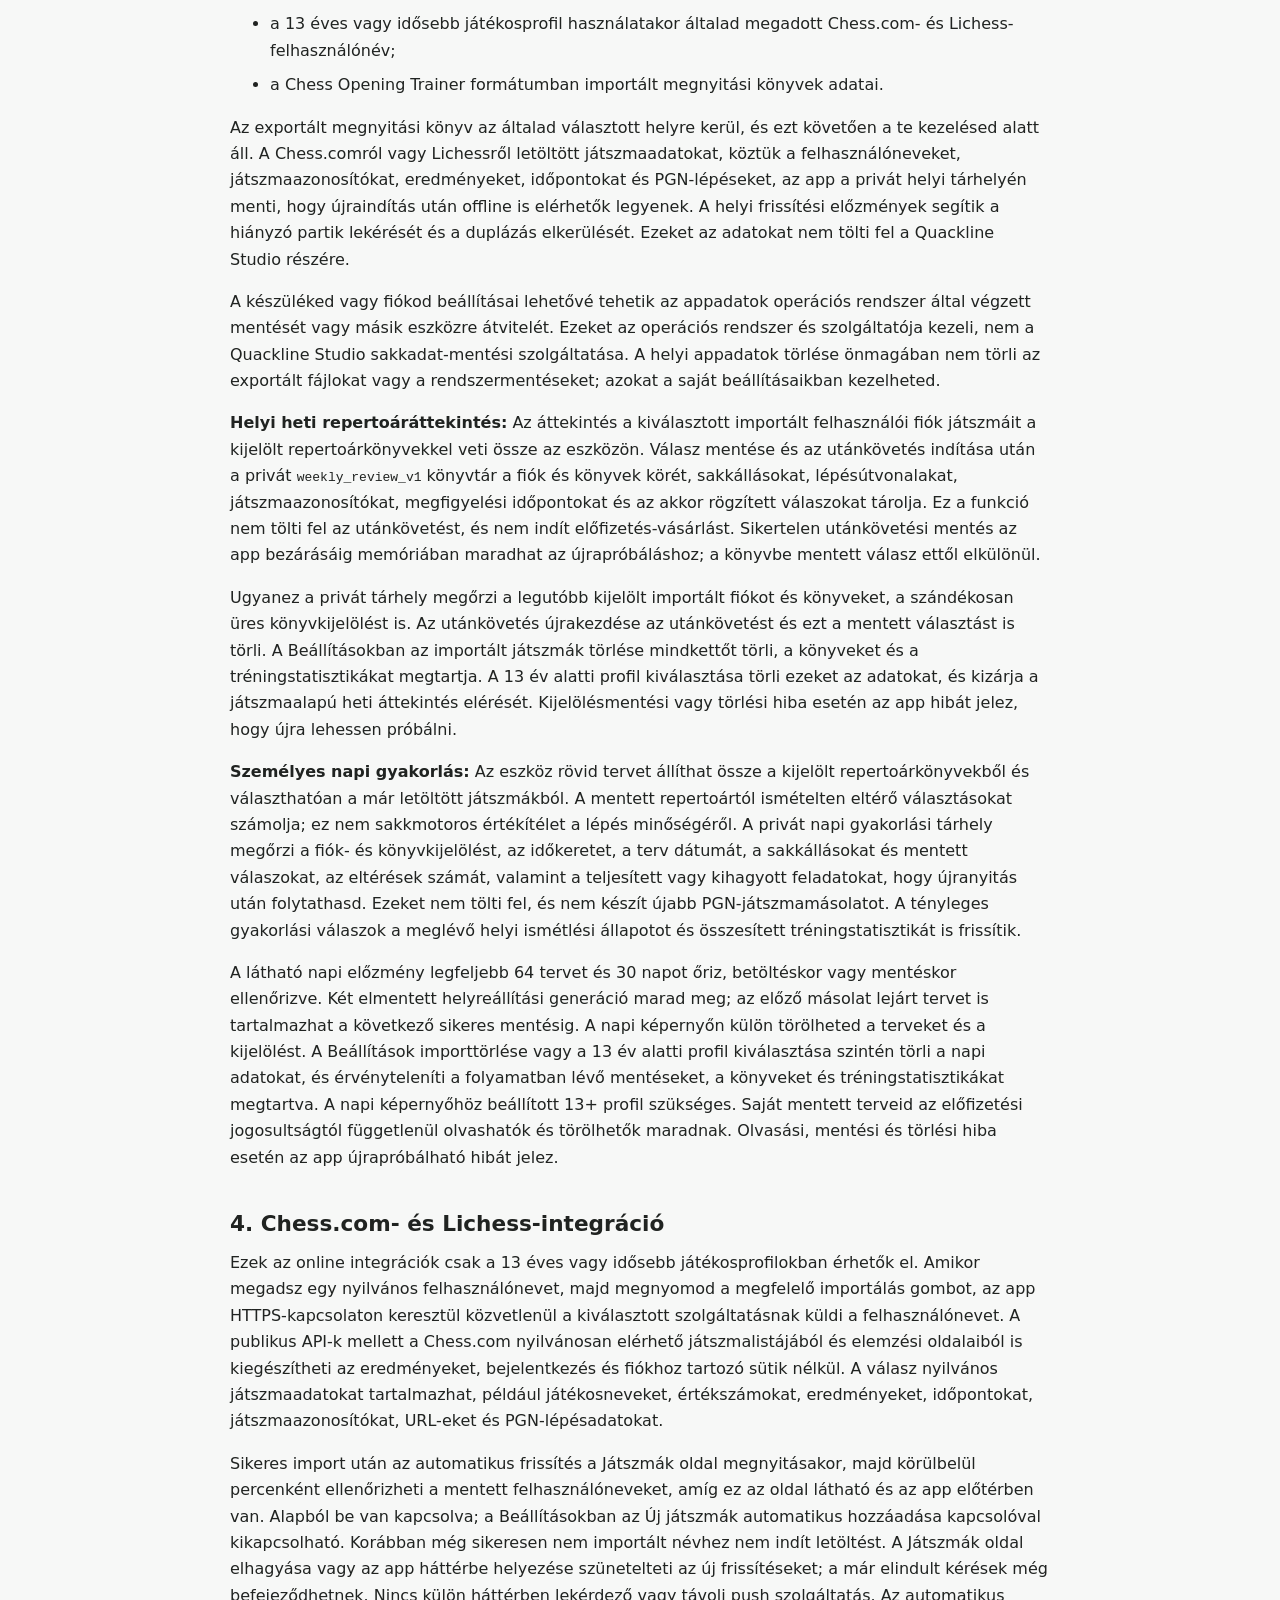
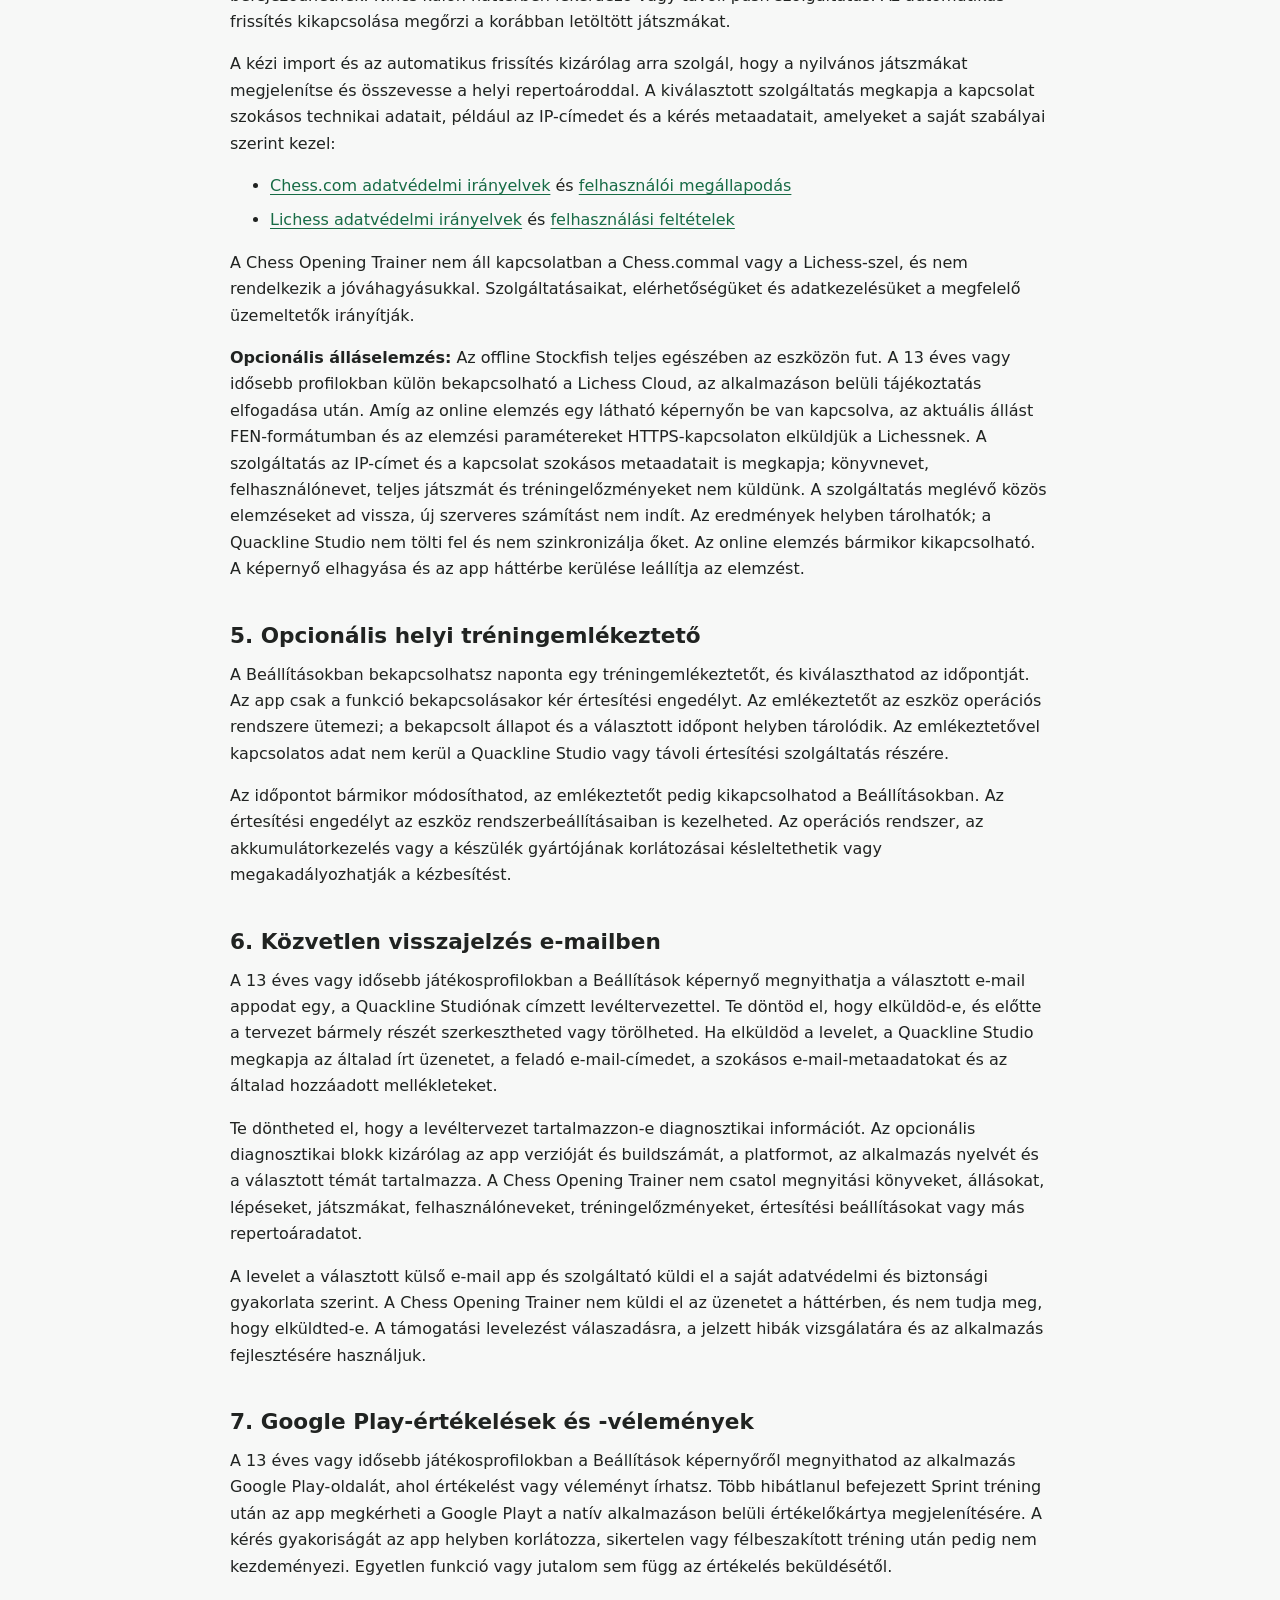
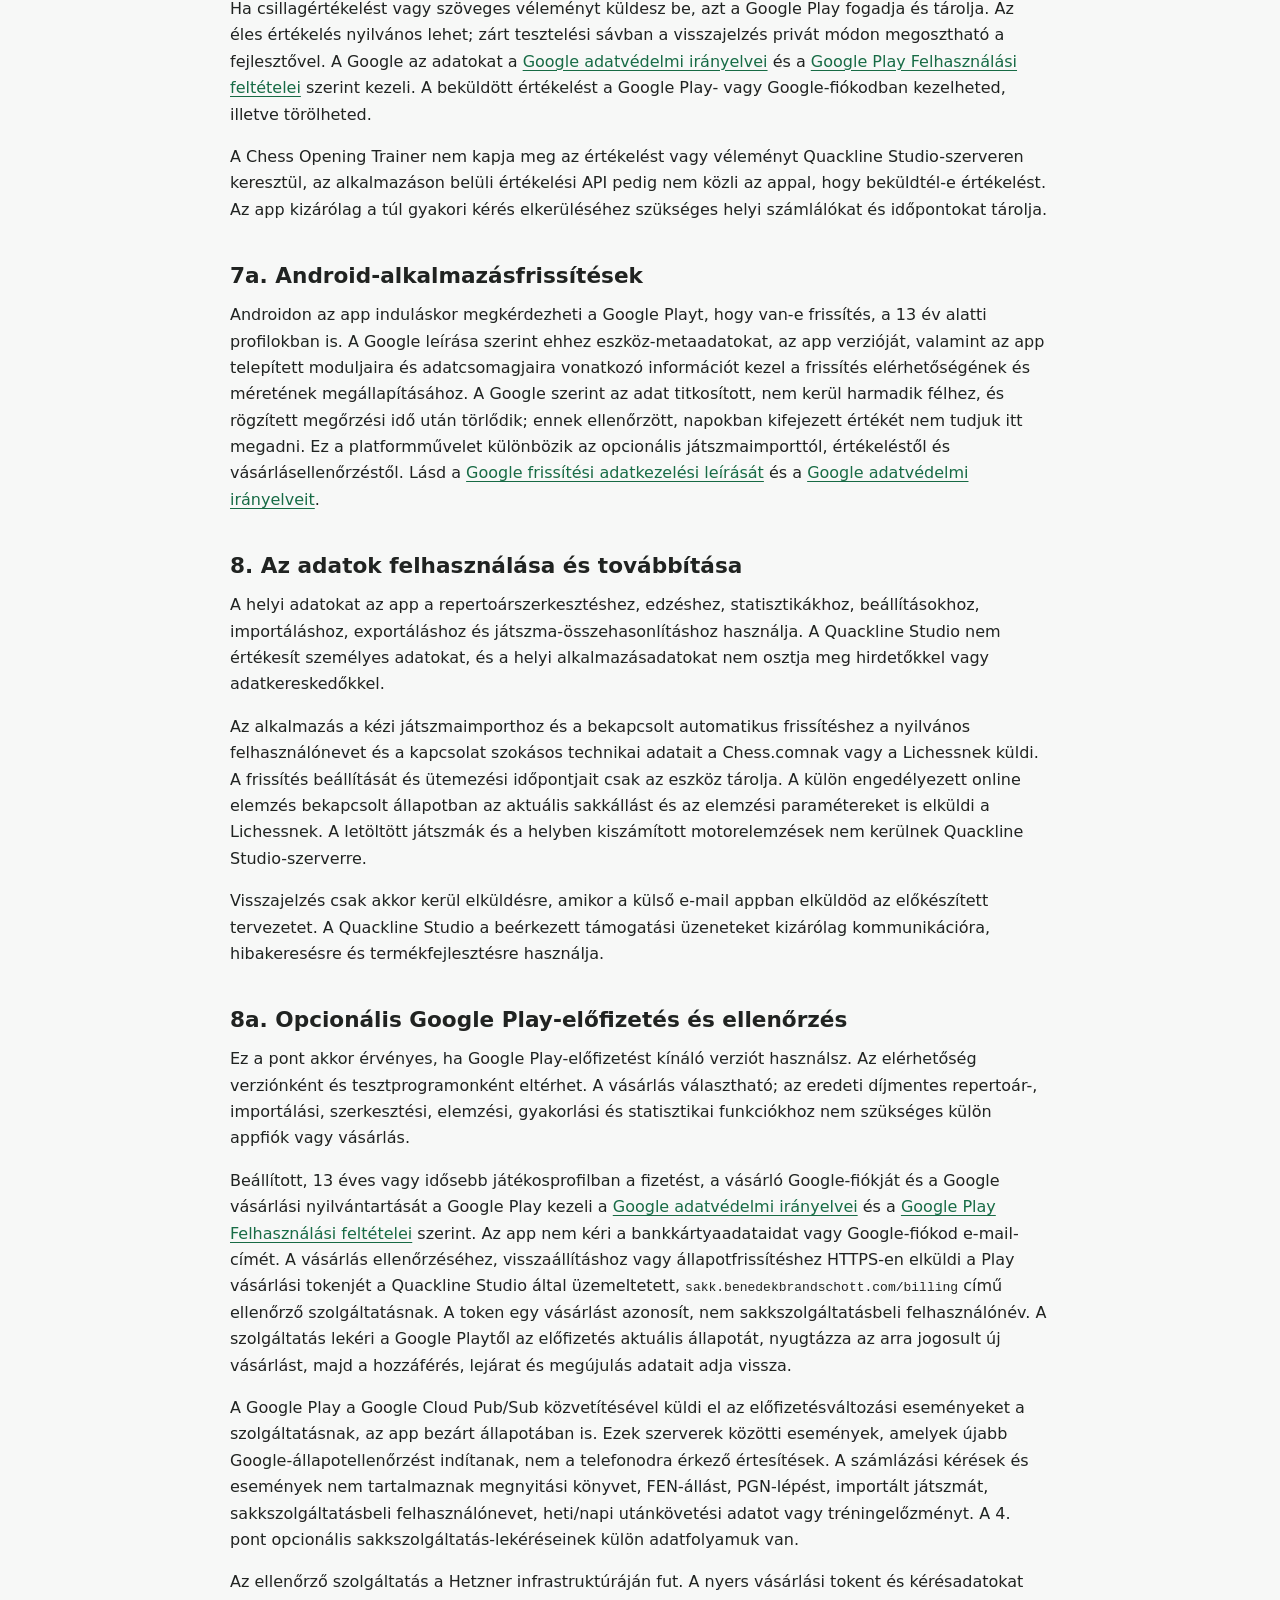
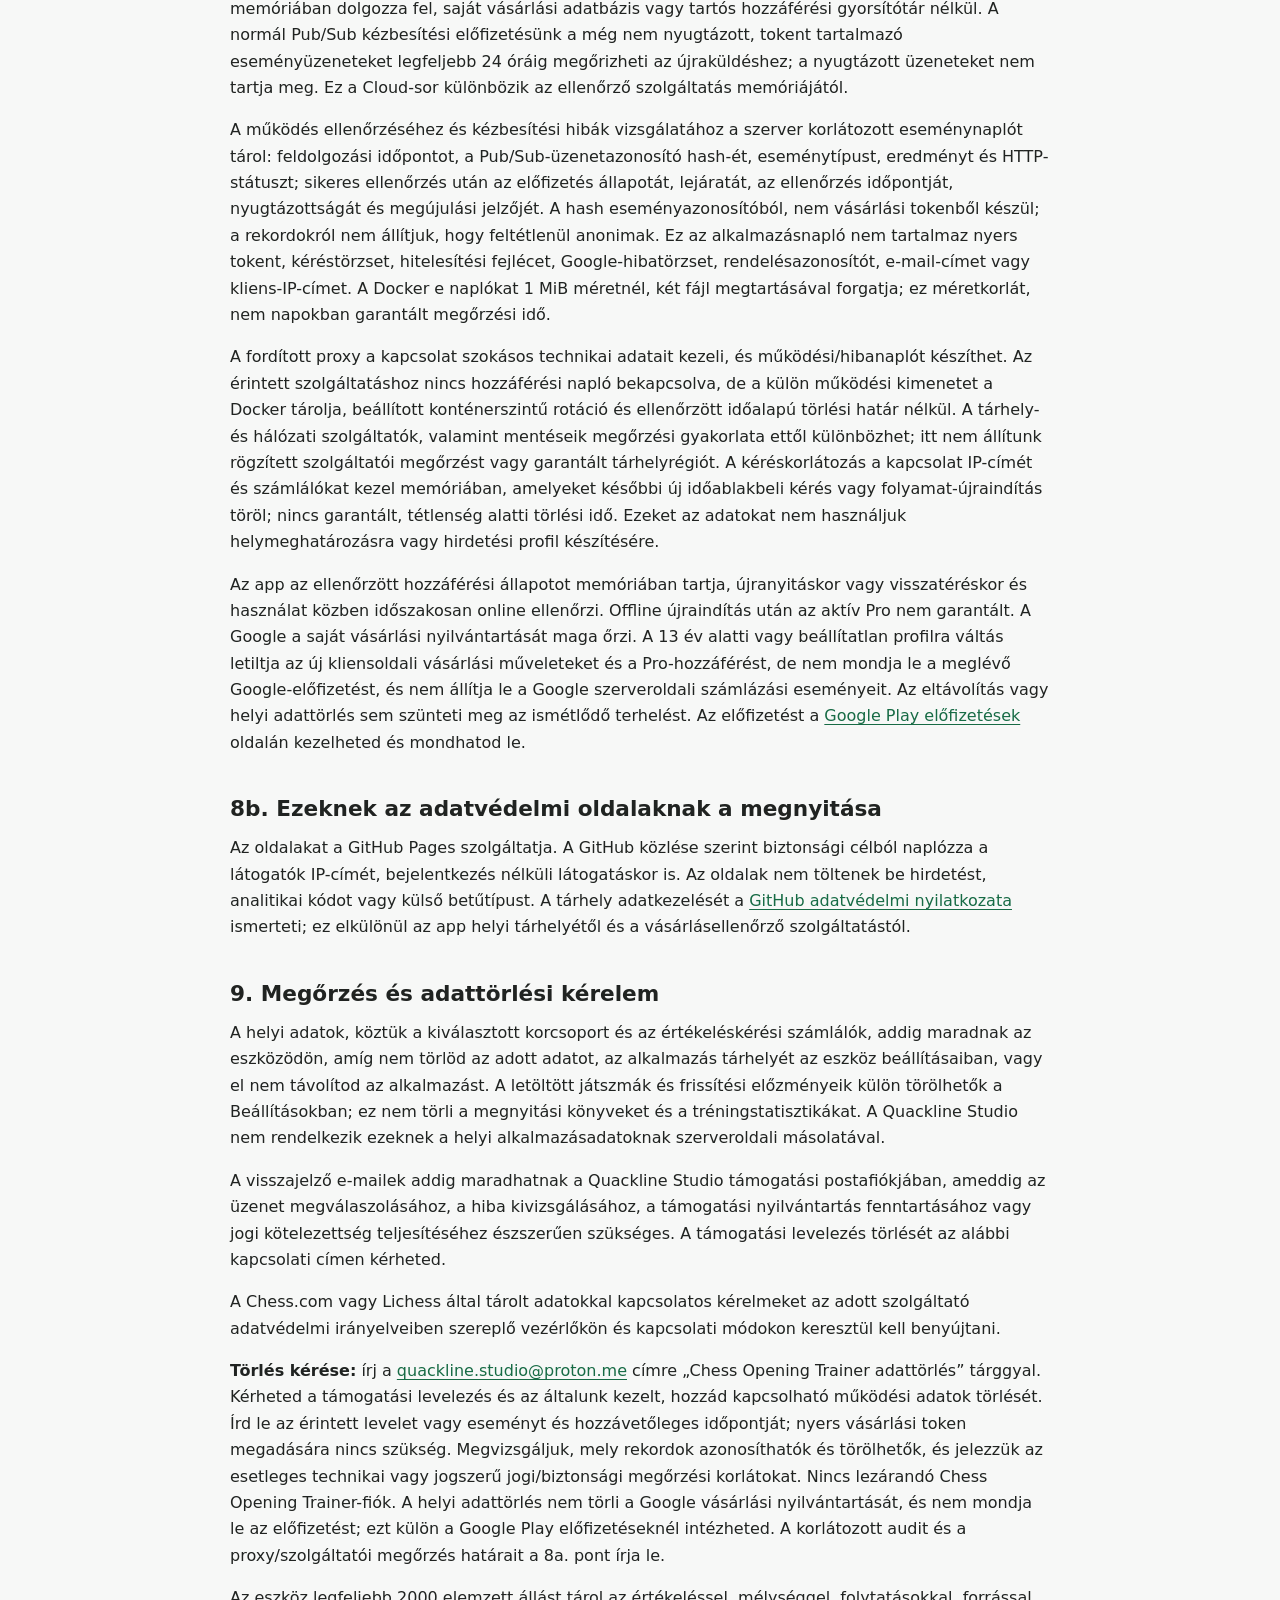
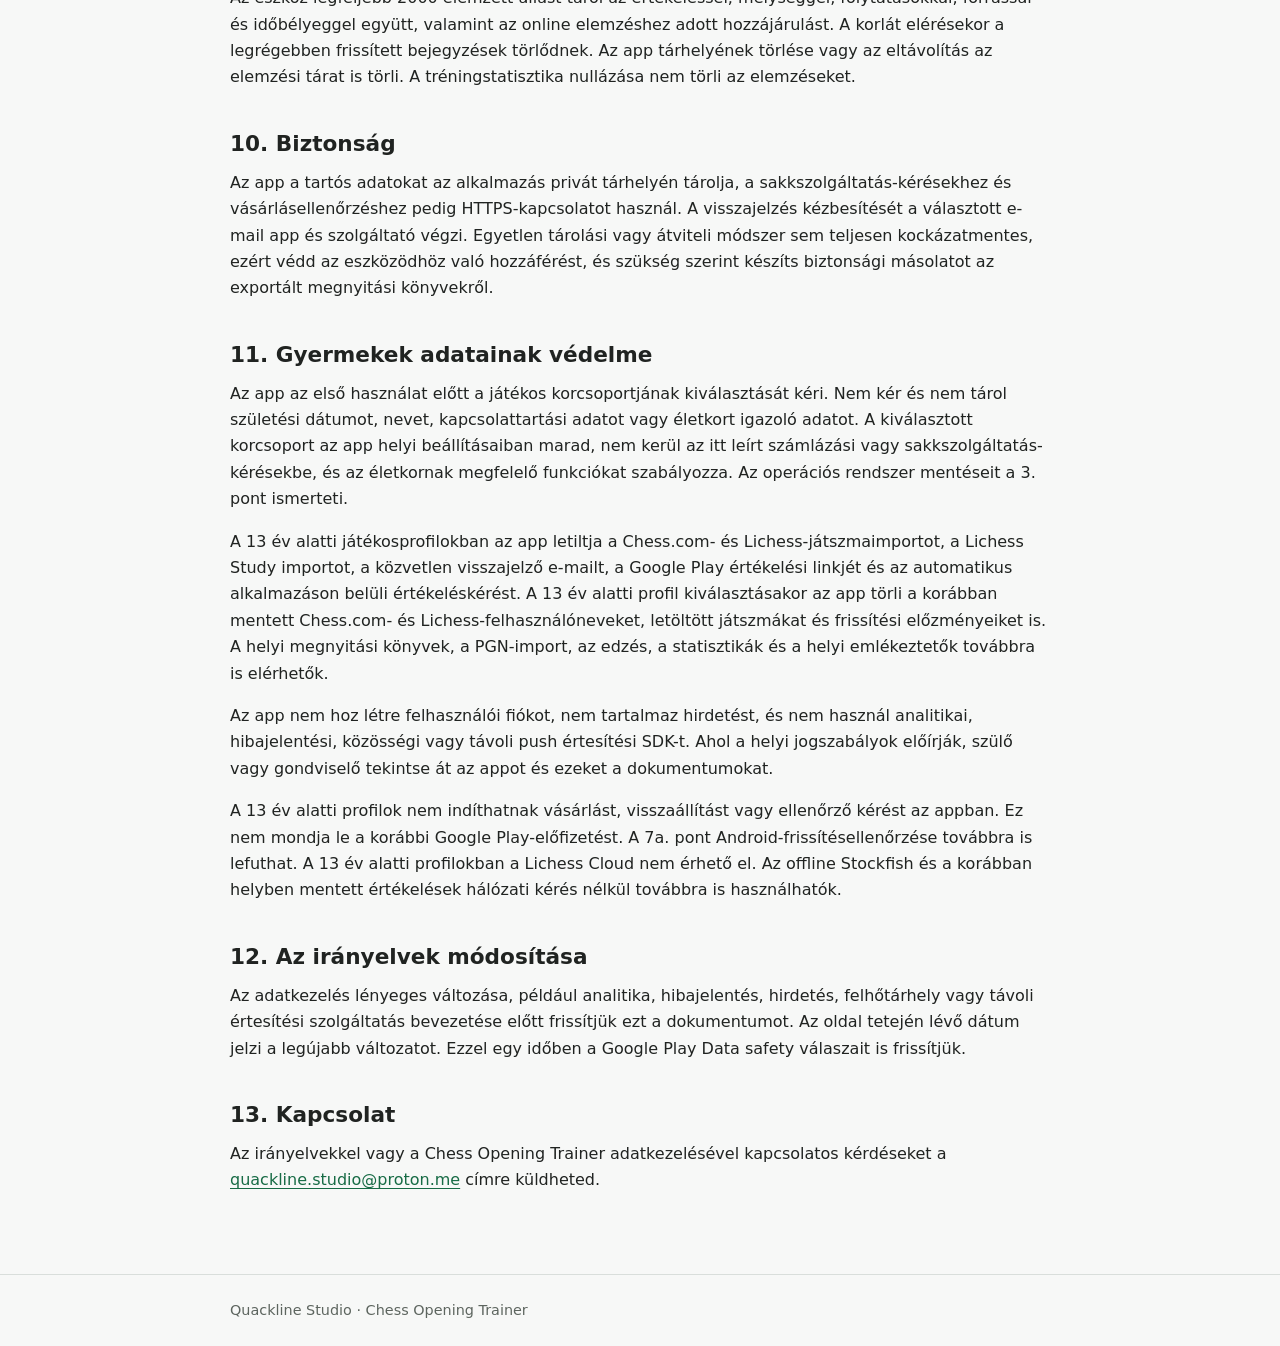
<file: privacy/hu/index.html>
<!doctype html>
<html lang="hu">
  <head>
    <meta charset="utf-8">
    <meta name="viewport" content="width=device-width, initial-scale=1">
    <meta name="description" content="A Chess Opening Trainer adatvédelmi irányelvei.">
    <title>Adatvédelmi irányelvek - Chess Opening Trainer</title>
    <link rel="stylesheet" href="../../styles.css">
  </head>
  <body>
    <header class="site-header">
      <div class="site-header__inner">
        <a class="brand" href="../../">Chess Opening Trainer</a>
        <nav class="site-nav" aria-label="Jogi dokumentumok">
          <a href="./" aria-current="page">Adatvédelem</a>
          <a href="../../terms/hu/">Feltételek</a>
          <a href="../" lang="en">English</a>
        </nav>
      </div>
    </header>
    <main class="document">
      <h1>Adatvédelmi irányelvek</h1>
      <p class="meta">Hatálybalépés és utolsó frissítés: 2026. október 26.</p>
      <p class="meta">Az elérhető funkciók és opcionális szolgáltatások appverziónként és tesztprogramonként eltérhetnek. Az alábbi leírás az adott funkció elérhetősége és használata esetén érvényes.</p>
      <p class="lede">Ez a dokumentum ismerteti, hogyan kezeli az adatokat a Chess Opening Trainer. Az alkalmazás fejlesztője és kiadója a Quackline Studio.</p>

      <h2>1. Az adatkezelő</h2>
      <p>A Chess Opening Trainer fejlesztője a Quackline Studio. Adatvédelmi kérdés esetén a <a href="mailto:quackline.studio@proton.me">quackline.studio@proton.me</a> címen léphetsz kapcsolatba velünk.</p>

      <h2>2. Rövid összefoglaló</h2>
      <ul>
        <li>Külön Chess Opening Trainer-fiókra nincs szükség. A sakkszolgáltatás felhasználóneve és a vásárló Google-fiókja a megfelelő külső szolgáltatóhoz tartozik, nem az appban létrehozott fiók.</li>
        <li>Az app nem tölti fel a repertoárodat, edzési előzményeidet vagy importált játszmáidat a Quackline Studióhoz. Az opcionális vásárlásellenőrzés külön számlázási adatokat küld, a 8a. pont szerint.</li>
        <li>Az appban nincs hirdetés, külső használatelemző vagy hibajelentő SDK. A tréningemlékeztetők helyiek. Az alább ismertetett, korlátozott számlázási működési napló és szerverek közötti események nem a telefonodra küldött push értesítések.</li>
        <li>Az app a sakk- és tréningadatokat helyben tárolja. Az opcionális online lekéréseknek, az önként elküldött támogatási e-mailnek, az exportált fájloknak és az operációs rendszer mentéseinek az alább leírt, külön adatfolyamuk van.</li>
        <li>Az app az első használatkor csak a kiválasztott játékos-korcsoportot tárolja. A 13 év alatti játékosprofilok nem érhetik el az online sakkszolgáltatásokat, a visszajelző e-mailt vagy a Google Play értékelési műveleteit.</li>
        <li>A Chess.com- és Lichess-felhasználónevet játszmaimportkor, illetve bekapcsolt automatikus frissítés esetén a Játszmák oldalon az új partik keresésekor küldi el az app a kiválasztott szolgáltatásnak.</li>
        <li>Az opcionális online álláselemzés a hozzájárulásod után elküldi az aktuális sakkállást a Lichessnek. Az offline Stockfish nem küld hálózati adatot.</li>
        <li>Az opcionális visszajelzés a választott e-mail appodat nyitja meg. Semmi nem kerül elküldésre, amíg át nem nézed és el nem küldöd a levelet.</li>
        <li>Ha értékelést vagy véleményt küldesz be, az közvetlenül a Google Playhez kerül, és a Google szabályai vonatkoznak rá.</li>
      </ul>

      <h2>3. Az eszközön tárolt adatok</h2>
      <p>A Chess Opening Trainer az alkalmazás privát helyi tárhelyén az alábbi adatokat tárolhatja:</p>
      <ul>
        <li>a megnyitási könyvek neve, sakkállások, lépések, változatok és az időzített ismétlés állapota;</li>
        <li>legfeljebb 2000 mentett motorelemzés az állással, értékeléssel, mélységgel, folytatásokkal, forrással, időbélyeggel és az online elemzéshez adott hozzájárulással;</li>
        <li>edzési beállítások, kiválasztott repertoárok, nyelv, téma, jelölésmód, a bevezető állapota és a kiválasztott játékos-korcsoport;</li>
        <li>az opcionális napi tréningemlékeztető bekapcsolt állapota és az általad választott időpont;</li>
        <li>a sikeres Sprintek számlálója és az értékeléskérési időpontok, amelyekkel az app korlátozza a natív Google Play-értékeléskérés gyakoriságát;</li>
        <li>a 13 éves vagy idősebb játékosprofil használatakor általad megadott Chess.com- és Lichess-felhasználónév;</li>
        <li>a Chess Opening Trainer formátumban importált megnyitási könyvek adatai.</li>
      </ul>
      <p>Az exportált megnyitási könyv az általad választott helyre kerül, és ezt követően a te kezelésed alatt áll. A Chess.comról vagy Lichessről letöltött játszmaadatokat, köztük a felhasználóneveket, játszmaazonosítókat, eredményeket, időpontokat és PGN-lépéseket, az app a privát helyi tárhelyén menti, hogy újraindítás után offline is elérhetők legyenek. A helyi frissítési előzmények segítik a hiányzó partik lekérését és a duplázás elkerülését. Ezeket az adatokat nem tölti fel a Quackline Studio részére.</p>

      <p>A készüléked vagy fiókod beállításai lehetővé tehetik az appadatok operációs rendszer által végzett mentését vagy másik eszközre átvitelét. Ezeket az operációs rendszer és szolgáltatója kezeli, nem a Quackline Studio sakkadat-mentési szolgáltatása. A helyi appadatok törlése önmagában nem törli az exportált fájlokat vagy a rendszermentéseket; azokat a saját beállításaikban kezelheted.</p>

      <p><strong>Helyi heti repertoáráttekintés:</strong> Az áttekintés a kiválasztott importált felhasználói fiók játszmáit a kijelölt repertoárkönyvekkel veti össze az eszközön. Válasz mentése és az utánkövetés indítása után a privát <code>weekly_review_v1</code> könyvtár a fiók és könyvek körét, sakkállásokat, lépésútvonalakat, játszmaazonosítókat, megfigyelési időpontokat és az akkor rögzített válaszokat tárolja. Ez a funkció nem tölti fel az utánkövetést, és nem indít előfizetés-vásárlást. Sikertelen utánkövetési mentés az app bezárásáig memóriában maradhat az újrapróbáláshoz; a könyvbe mentett válasz ettől elkülönül.</p>
      <p>Ugyanez a privát tárhely megőrzi a legutóbb kijelölt importált fiókot és könyveket, a szándékosan üres könyvkijelölést is. Az utánkövetés újrakezdése az utánkövetést és ezt a mentett választást is törli. A Beállításokban az importált játszmák törlése mindkettőt törli, a könyveket és a tréningstatisztikákat megtartja. A 13 év alatti profil kiválasztása törli ezeket az adatokat, és kizárja a játszmaalapú heti áttekintés elérését. Kijelölésmentési vagy törlési hiba esetén az app hibát jelez, hogy újra lehessen próbálni.</p>

      <p><strong>Személyes napi gyakorlás:</strong> Az eszköz rövid tervet állíthat össze a kijelölt repertoárkönyvekből és választhatóan a már letöltött játszmákból. A mentett repertoártól ismételten eltérő választásokat számolja; ez nem sakkmotoros értékítélet a lépés minőségéről. A privát napi gyakorlási tárhely megőrzi a fiók- és könyvkijelölést, az időkeretet, a terv dátumát, a sakkállásokat és mentett válaszokat, az eltérések számát, valamint a teljesített vagy kihagyott feladatokat, hogy újranyitás után folytathasd. Ezeket nem tölti fel, és nem készít újabb PGN-játszmamásolatot. A tényleges gyakorlási válaszok a meglévő helyi ismétlési állapotot és összesített tréningstatisztikát is frissítik.</p>
      <p>A látható napi előzmény legfeljebb 64 tervet és 30 napot őriz, betöltéskor vagy mentéskor ellenőrizve. Két elmentett helyreállítási generáció marad meg; az előző másolat lejárt tervet is tartalmazhat a következő sikeres mentésig. A napi képernyőn külön törölheted a terveket és a kijelölést. A Beállítások importtörlése vagy a 13 év alatti profil kiválasztása szintén törli a napi adatokat, és érvényteleníti a folyamatban lévő mentéseket, a könyveket és tréningstatisztikákat megtartva. A napi képernyőhöz beállított 13+ profil szükséges. Saját mentett terveid az előfizetési jogosultságtól függetlenül olvashatók és törölhetők maradnak. Olvasási, mentési és törlési hiba esetén az app újrapróbálható hibát jelez.</p>

      <h2>4. Chess.com- és Lichess-integráció</h2>
      <p>Ezek az online integrációk csak a 13 éves vagy idősebb játékosprofilokban érhetők el. Amikor megadsz egy nyilvános felhasználónevet, majd megnyomod a megfelelő importálás gombot, az app HTTPS-kapcsolaton keresztül közvetlenül a kiválasztott szolgáltatásnak küldi a felhasználónevet. A publikus API-k mellett a Chess.com nyilvánosan elérhető játszmalistájából és elemzési oldalaiból is kiegészítheti az eredményeket, bejelentkezés és fiókhoz tartozó sütik nélkül. A válasz nyilvános játszmaadatokat tartalmazhat, például játékosneveket, értékszámokat, eredményeket, időpontokat, játszmaazonosítókat, URL-eket és PGN-lépésadatokat.</p>
      <p>Sikeres import után az automatikus frissítés a Játszmák oldal megnyitásakor, majd körülbelül percenként ellenőrizheti a mentett felhasználóneveket, amíg ez az oldal látható és az app előtérben van. Alapból be van kapcsolva; a Beállításokban az Új játszmák automatikus hozzáadása kapcsolóval kikapcsolható. Korábban még sikeresen nem importált névhez nem indít letöltést. A Játszmák oldal elhagyása vagy az app háttérbe helyezése szünetelteti az új frissítéseket; a már elindult kérések még befejeződhetnek. Nincs külön háttérben lekérdező vagy távoli push szolgáltatás. Az automatikus frissítés kikapcsolása megőrzi a korábban letöltött játszmákat.</p>
      <p>A kézi import és az automatikus frissítés kizárólag arra szolgál, hogy a nyilvános játszmákat megjelenítse és összevesse a helyi repertoároddal. A kiválasztott szolgáltatás megkapja a kapcsolat szokásos technikai adatait, például az IP-címedet és a kérés metaadatait, amelyeket a saját szabályai szerint kezel:</p>
      <ul>
        <li><a href="https://www.chess.com/legal/privacy">Chess.com adatvédelmi irányelvek</a> és <a href="https://www.chess.com/legal/user-agreement">felhasználói megállapodás</a></li>
        <li><a href="https://lichess.org/privacy">Lichess adatvédelmi irányelvek</a> és <a href="https://lichess.org/terms-of-service">felhasználási feltételek</a></li>
      </ul>
      <p>A Chess Opening Trainer nem áll kapcsolatban a Chess.commal vagy a Lichess-szel, és nem rendelkezik a jóváhagyásukkal. Szolgáltatásaikat, elérhetőségüket és adatkezelésüket a megfelelő üzemeltetők irányítják.</p>

      <p><strong>Opcionális álláselemzés:</strong> Az offline Stockfish teljes egészében az eszközön fut. A 13 éves vagy idősebb profilokban külön bekapcsolható a Lichess Cloud, az alkalmazáson belüli tájékoztatás elfogadása után. Amíg az online elemzés egy látható képernyőn be van kapcsolva, az aktuális állást FEN-formátumban és az elemzési paramétereket HTTPS-kapcsolaton elküldjük a Lichessnek. A szolgáltatás az IP-címet és a kapcsolat szokásos metaadatait is megkapja; könyvnevet, felhasználónevet, teljes játszmát és tréningelőzményeket nem küldünk. A szolgáltatás meglévő közös elemzéseket ad vissza, új szerveres számítást nem indít. Az eredmények helyben tárolhatók; a Quackline Studio nem tölti fel és nem szinkronizálja őket. Az online elemzés bármikor kikapcsolható. A képernyő elhagyása és az app háttérbe kerülése leállítja az elemzést.</p>

      <h2>5. Opcionális helyi tréningemlékeztető</h2>
      <p>A Beállításokban bekapcsolhatsz naponta egy tréningemlékeztetőt, és kiválaszthatod az időpontját. Az app csak a funkció bekapcsolásakor kér értesítési engedélyt. Az emlékeztetőt az eszköz operációs rendszere ütemezi; a bekapcsolt állapot és a választott időpont helyben tárolódik. Az emlékeztetővel kapcsolatos adat nem kerül a Quackline Studio vagy távoli értesítési szolgáltatás részére.</p>
      <p>Az időpontot bármikor módosíthatod, az emlékeztetőt pedig kikapcsolhatod a Beállításokban. Az értesítési engedélyt az eszköz rendszerbeállításaiban is kezelheted. Az operációs rendszer, az akkumulátorkezelés vagy a készülék gyártójának korlátozásai késleltethetik vagy megakadályozhatják a kézbesítést.</p>

      <h2>6. Közvetlen visszajelzés e-mailben</h2>
      <p>A 13 éves vagy idősebb játékosprofilokban a Beállítások képernyő megnyithatja a választott e-mail appodat egy, a Quackline Studiónak címzett levéltervezettel. Te döntöd el, hogy elküldöd-e, és előtte a tervezet bármely részét szerkesztheted vagy törölheted. Ha elküldöd a levelet, a Quackline Studio megkapja az általad írt üzenetet, a feladó e-mail-címedet, a szokásos e-mail-metaadatokat és az általad hozzáadott mellékleteket.</p>
      <p>Te döntheted el, hogy a levéltervezet tartalmazzon-e diagnosztikai információt. Az opcionális diagnosztikai blokk kizárólag az app verzióját és buildszámát, a platformot, az alkalmazás nyelvét és a választott témát tartalmazza. A Chess Opening Trainer nem csatol megnyitási könyveket, állásokat, lépéseket, játszmákat, felhasználóneveket, tréningelőzményeket, értesítési beállításokat vagy más repertoáradatot.</p>
      <p>A levelet a választott külső e-mail app és szolgáltató küldi el a saját adatvédelmi és biztonsági gyakorlata szerint. A Chess Opening Trainer nem küldi el az üzenetet a háttérben, és nem tudja meg, hogy elküldted-e. A támogatási levelezést válaszadásra, a jelzett hibák vizsgálatára és az alkalmazás fejlesztésére használjuk.</p>

      <h2>7. Google Play-értékelések és -vélemények</h2>
      <p>A 13 éves vagy idősebb játékosprofilokban a Beállítások képernyőről megnyithatod az alkalmazás Google Play-oldalát, ahol értékelést vagy véleményt írhatsz. Több hibátlanul befejezett Sprint tréning után az app megkérheti a Google Playt a natív alkalmazáson belüli értékelőkártya megjelenítésére. A kérés gyakoriságát az app helyben korlátozza, sikertelen vagy félbeszakított tréning után pedig nem kezdeményezi. Egyetlen funkció vagy jutalom sem függ az értékelés beküldésétől.</p>
      <p>Ha csillagértékelést vagy szöveges véleményt küldesz be, azt a Google Play fogadja és tárolja. Az éles értékelés nyilvános lehet; zárt tesztelési sávban a visszajelzés privát módon megosztható a fejlesztővel. A Google az adatokat a <a href="https://policies.google.com/privacy">Google adatvédelmi irányelvei</a> és a <a href="https://play.google.com/about/play-terms/">Google Play Felhasználási feltételei</a> szerint kezeli. A beküldött értékelést a Google Play- vagy Google-fiókodban kezelheted, illetve törölheted.</p>
      <p>A Chess Opening Trainer nem kapja meg az értékelést vagy véleményt Quackline Studio-szerveren keresztül, az alkalmazáson belüli értékelési API pedig nem közli az appal, hogy beküldtél-e értékelést. Az app kizárólag a túl gyakori kérés elkerüléséhez szükséges helyi számlálókat és időpontokat tárolja.</p>

      <h2>7a. Android-alkalmazásfrissítések</h2>
      <p>Androidon az app induláskor megkérdezheti a Google Playt, hogy van-e frissítés, a 13 év alatti profilokban is. A Google leírása szerint ehhez eszköz-metaadatokat, az app verzióját, valamint az app telepített moduljaira és adatcsomagjaira vonatkozó információt kezel a frissítés elérhetőségének és méretének megállapításához. A Google szerint az adat titkosított, nem kerül harmadik félhez, és rögzített megőrzési idő után törlődik; ennek ellenőrzött, napokban kifejezett értékét nem tudjuk itt megadni. Ez a platformművelet különbözik az opcionális játszmaimporttól, értékeléstől és vásárlásellenőrzéstől. Lásd a <a href="https://developer.android.com/guide/playcore/in-app-updates#data-safety">Google frissítési adatkezelési leírását</a> és a <a href="https://policies.google.com/privacy">Google adatvédelmi irányelveit</a>.</p>

      <h2>8. Az adatok felhasználása és továbbítása</h2>
      <p>A helyi adatokat az app a repertoárszerkesztéshez, edzéshez, statisztikákhoz, beállításokhoz, importáláshoz, exportáláshoz és játszma-összehasonlításhoz használja. A Quackline Studio nem értékesít személyes adatokat, és a helyi alkalmazásadatokat nem osztja meg hirdetőkkel vagy adatkereskedőkkel.</p>
      <p>Az alkalmazás a kézi játszmaimporthoz és a bekapcsolt automatikus frissítéshez a nyilvános felhasználónevet és a kapcsolat szokásos technikai adatait a Chess.comnak vagy a Lichessnek küldi. A frissítés beállítását és ütemezési időpontjait csak az eszköz tárolja. A külön engedélyezett online elemzés bekapcsolt állapotban az aktuális sakkállást és az elemzési paramétereket is elküldi a Lichessnek. A letöltött játszmák és a helyben kiszámított motorelemzések nem kerülnek Quackline Studio-szerverre.</p>
      <p>Visszajelzés csak akkor kerül elküldésre, amikor a külső e-mail appban elküldöd az előkészített tervezetet. A Quackline Studio a beérkezett támogatási üzeneteket kizárólag kommunikációra, hibakeresésre és termékfejlesztésre használja.</p>

      <h2>8a. Opcionális Google Play-előfizetés és ellenőrzés</h2>
      <p>Ez a pont akkor érvényes, ha Google Play-előfizetést kínáló verziót használsz. Az elérhetőség verziónként és tesztprogramonként eltérhet. A vásárlás választható; az eredeti díjmentes repertoár-, importálási, szerkesztési, elemzési, gyakorlási és statisztikai funkciókhoz nem szükséges külön appfiók vagy vásárlás.</p>
      <p>Beállított, 13 éves vagy idősebb játékosprofilban a fizetést, a vásárló Google-fiókját és a Google vásárlási nyilvántartását a Google Play kezeli a <a href="https://policies.google.com/privacy">Google adatvédelmi irányelvei</a> és a <a href="https://play.google.com/about/play-terms/">Google Play Felhasználási feltételei</a> szerint. Az app nem kéri a bankkártyaadataidat vagy Google-fiókod e-mail-címét. A vásárlás ellenőrzéséhez, visszaállításhoz vagy állapotfrissítéshez HTTPS-en elküldi a Play vásárlási tokenjét a Quackline Studio által üzemeltetett, <code>sakk.benedekbrandschott.com/billing</code> című ellenőrző szolgáltatásnak. A token egy vásárlást azonosít, nem sakkszolgáltatásbeli felhasználónév. A szolgáltatás lekéri a Google Playtől az előfizetés aktuális állapotát, nyugtázza az arra jogosult új vásárlást, majd a hozzáférés, lejárat és megújulás adatait adja vissza.</p>
      <p>A Google Play a Google Cloud Pub/Sub közvetítésével küldi el az előfizetésváltozási eseményeket a szolgáltatásnak, az app bezárt állapotában is. Ezek szerverek közötti események, amelyek újabb Google-állapotellenőrzést indítanak, nem a telefonodra érkező értesítések. A számlázási kérések és események nem tartalmaznak megnyitási könyvet, FEN-állást, PGN-lépést, importált játszmát, sakkszolgáltatásbeli felhasználónevet, heti/napi utánkövetési adatot vagy tréningelőzményt. A 4. pont opcionális sakkszolgáltatás-lekéréseinek külön adatfolyamuk van.</p>
      <p>Az ellenőrző szolgáltatás a Hetzner infrastruktúráján fut. A nyers vásárlási tokent és kérésadatokat memóriában dolgozza fel, saját vásárlási adatbázis vagy tartós hozzáférési gyorsítótár nélkül. A normál Pub/Sub kézbesítési előfizetésünk a még nem nyugtázott, tokent tartalmazó eseményüzeneteket legfeljebb 24 óráig megőrizheti az újraküldéshez; a nyugtázott üzeneteket nem tartja meg. Ez a Cloud-sor különbözik az ellenőrző szolgáltatás memóriájától.</p>
      <p>A működés ellenőrzéséhez és kézbesítési hibák vizsgálatához a szerver korlátozott eseménynaplót tárol: feldolgozási időpontot, a Pub/Sub-üzenetazonosító hash-ét, eseménytípust, eredményt és HTTP-státuszt; sikeres ellenőrzés után az előfizetés állapotát, lejáratát, az ellenőrzés időpontját, nyugtázottságát és megújulási jelzőjét. A hash eseményazonosítóból, nem vásárlási tokenből készül; a rekordokról nem állítjuk, hogy feltétlenül anonimak. Ez az alkalmazásnapló nem tartalmaz nyers tokent, kéréstörzset, hitelesítési fejlécet, Google-hibatörzset, rendelésazonosítót, e-mail-címet vagy kliens-IP-címet. A Docker e naplókat 1 MiB méretnél, két fájl megtartásával forgatja; ez méretkorlát, nem napokban garantált megőrzési idő.</p>
      <p>A fordított proxy a kapcsolat szokásos technikai adatait kezeli, és működési/hibanaplót készíthet. Az érintett szolgáltatáshoz nincs hozzáférési napló bekapcsolva, de a külön működési kimenetet a Docker tárolja, beállított konténerszintű rotáció és ellenőrzött időalapú törlési határ nélkül. A tárhely- és hálózati szolgáltatók, valamint mentéseik megőrzési gyakorlata ettől különbözhet; itt nem állítunk rögzített szolgáltatói megőrzést vagy garantált tárhelyrégiót. A kéréskorlátozás a kapcsolat IP-címét és számlálókat kezel memóriában, amelyeket későbbi új időablakbeli kérés vagy folyamat-újraindítás töröl; nincs garantált, tétlenség alatti törlési idő. Ezeket az adatokat nem használjuk helymeghatározásra vagy hirdetési profil készítésére.</p>
      <p>Az app az ellenőrzött hozzáférési állapotot memóriában tartja, újranyitáskor vagy visszatéréskor és használat közben időszakosan online ellenőrzi. Offline újraindítás után az aktív Pro nem garantált. A Google a saját vásárlási nyilvántartását maga őrzi. A 13 év alatti vagy beállítatlan profilra váltás letiltja az új kliensoldali vásárlási műveleteket és a Pro-hozzáférést, de nem mondja le a meglévő Google-előfizetést, és nem állítja le a Google szerveroldali számlázási eseményeit. Az eltávolítás vagy helyi adattörlés sem szünteti meg az ismétlődő terhelést. Az előfizetést a <a href="https://play.google.com/store/account/subscriptions">Google Play előfizetések</a> oldalán kezelheted és mondhatod le.</p>

      <h2>8b. Ezeknek az adatvédelmi oldalaknak a megnyitása</h2>
      <p>Az oldalakat a GitHub Pages szolgáltatja. A GitHub közlése szerint biztonsági célból naplózza a látogatók IP-címét, bejelentkezés nélküli látogatáskor is. Az oldalak nem töltenek be hirdetést, analitikai kódot vagy külső betűtípust. A tárhely adatkezelését a <a href="https://docs.github.com/en/site-policy/privacy-policies/github-general-privacy-statement">GitHub adatvédelmi nyilatkozata</a> ismerteti; ez elkülönül az app helyi tárhelyétől és a vásárlásellenőrző szolgáltatástól.</p>

      <h2 id="data-deletion">9. Megőrzés és adattörlési kérelem</h2>
      <p>A helyi adatok, köztük a kiválasztott korcsoport és az értékeléskérési számlálók, addig maradnak az eszközödön, amíg nem törlöd az adott adatot, az alkalmazás tárhelyét az eszköz beállításaiban, vagy el nem távolítod az alkalmazást. A letöltött játszmák és frissítési előzményeik külön törölhetők a Beállításokban; ez nem törli a megnyitási könyveket és a tréningstatisztikákat. A Quackline Studio nem rendelkezik ezeknek a helyi alkalmazásadatoknak szerveroldali másolatával.</p>
      <p>A visszajelző e-mailek addig maradhatnak a Quackline Studio támogatási postafiókjában, ameddig az üzenet megválaszolásához, a hiba kivizsgálásához, a támogatási nyilvántartás fenntartásához vagy jogi kötelezettség teljesítéséhez észszerűen szükséges. A támogatási levelezés törlését az alábbi kapcsolati címen kérheted.</p>
      <p>A Chess.com vagy Lichess által tárolt adatokkal kapcsolatos kérelmeket az adott szolgáltató adatvédelmi irányelveiben szereplő vezérlőkön és kapcsolati módokon keresztül kell benyújtani.</p>
      <p><strong>Törlés kérése:</strong> írj a <a href="mailto:quackline.studio@proton.me?subject=Chess%20Opening%20Trainer%20adattorles">quackline.studio@proton.me</a> címre „Chess Opening Trainer adattörlés” tárggyal. Kérheted a támogatási levelezés és az általunk kezelt, hozzád kapcsolható működési adatok törlését. Írd le az érintett levelet vagy eseményt és hozzávetőleges időpontját; nyers vásárlási token megadására nincs szükség. Megvizsgáljuk, mely rekordok azonosíthatók és törölhetők, és jelezzük az esetleges technikai vagy jogszerű jogi/biztonsági megőrzési korlátokat. Nincs lezárandó Chess Opening Trainer-fiók. A helyi adattörlés nem törli a Google vásárlási nyilvántartását, és nem mondja le az előfizetést; ezt külön a Google Play előfizetéseknél intézheted. A korlátozott audit és a proxy/szolgáltatói megőrzés határait a 8a. pont írja le.</p>

      <p>Az eszköz legfeljebb 2000 elemzett állást tárol az értékeléssel, mélységgel, folytatásokkal, forrással és időbélyeggel együtt, valamint az online elemzéshez adott hozzájárulást. A korlát elérésekor a legrégebben frissített bejegyzések törlődnek. Az app tárhelyének törlése vagy az eltávolítás az elemzési tárat is törli. A tréningstatisztika nullázása nem törli az elemzéseket.</p>

      <h2>10. Biztonság</h2>
      <p>Az app a tartós adatokat az alkalmazás privát tárhelyén tárolja, a sakkszolgáltatás-kérésekhez és vásárlásellenőrzéshez pedig HTTPS-kapcsolatot használ. A visszajelzés kézbesítését a választott e-mail app és szolgáltató végzi. Egyetlen tárolási vagy átviteli módszer sem teljesen kockázatmentes, ezért védd az eszközödhöz való hozzáférést, és szükség szerint készíts biztonsági másolatot az exportált megnyitási könyvekről.</p>

      <h2>11. Gyermekek adatainak védelme</h2>
      <p>Az app az első használat előtt a játékos korcsoportjának kiválasztását kéri. Nem kér és nem tárol születési dátumot, nevet, kapcsolattartási adatot vagy életkort igazoló adatot. A kiválasztott korcsoport az app helyi beállításaiban marad, nem kerül az itt leírt számlázási vagy sakkszolgáltatás-kérésekbe, és az életkornak megfelelő funkciókat szabályozza. Az operációs rendszer mentéseit a 3. pont ismerteti.</p>
      <p>A 13 év alatti játékosprofilokban az app letiltja a Chess.com- és Lichess-játszmaimportot, a Lichess Study importot, a közvetlen visszajelző e-mailt, a Google Play értékelési linkjét és az automatikus alkalmazáson belüli értékeléskérést. A 13 év alatti profil kiválasztásakor az app törli a korábban mentett Chess.com- és Lichess-felhasználóneveket, letöltött játszmákat és frissítési előzményeiket is. A helyi megnyitási könyvek, a PGN-import, az edzés, a statisztikák és a helyi emlékeztetők továbbra is elérhetők.</p>
      <p>Az app nem hoz létre felhasználói fiókot, nem tartalmaz hirdetést, és nem használ analitikai, hibajelentési, közösségi vagy távoli push értesítési SDK-t. Ahol a helyi jogszabályok előírják, szülő vagy gondviselő tekintse át az appot és ezeket a dokumentumokat.</p>

      <p>A 13 év alatti profilok nem indíthatnak vásárlást, visszaállítást vagy ellenőrző kérést az appban. Ez nem mondja le a korábbi Google Play-előfizetést. A 7a. pont Android-frissítésellenőrzése továbbra is lefuthat. A 13 év alatti profilokban a Lichess Cloud nem érhető el. Az offline Stockfish és a korábban helyben mentett értékelések hálózati kérés nélkül továbbra is használhatók.</p>

      <h2>12. Az irányelvek módosítása</h2>
      <p>Az adatkezelés lényeges változása, például analitika, hibajelentés, hirdetés, felhőtárhely vagy távoli értesítési szolgáltatás bevezetése előtt frissítjük ezt a dokumentumot. Az oldal tetején lévő dátum jelzi a legújabb változatot. Ezzel egy időben a Google Play Data safety válaszait is frissítjük.</p>

      <h2>13. Kapcsolat</h2>
      <p>Az irányelvekkel vagy a Chess Opening Trainer adatkezelésével kapcsolatos kérdéseket a <a href="mailto:quackline.studio@proton.me">quackline.studio@proton.me</a> címre küldheted.</p>
    </main>
    <footer class="site-footer"><div class="site-footer__inner">Quackline Studio · Chess Opening Trainer</div></footer>
  </body>
</html>
</file>
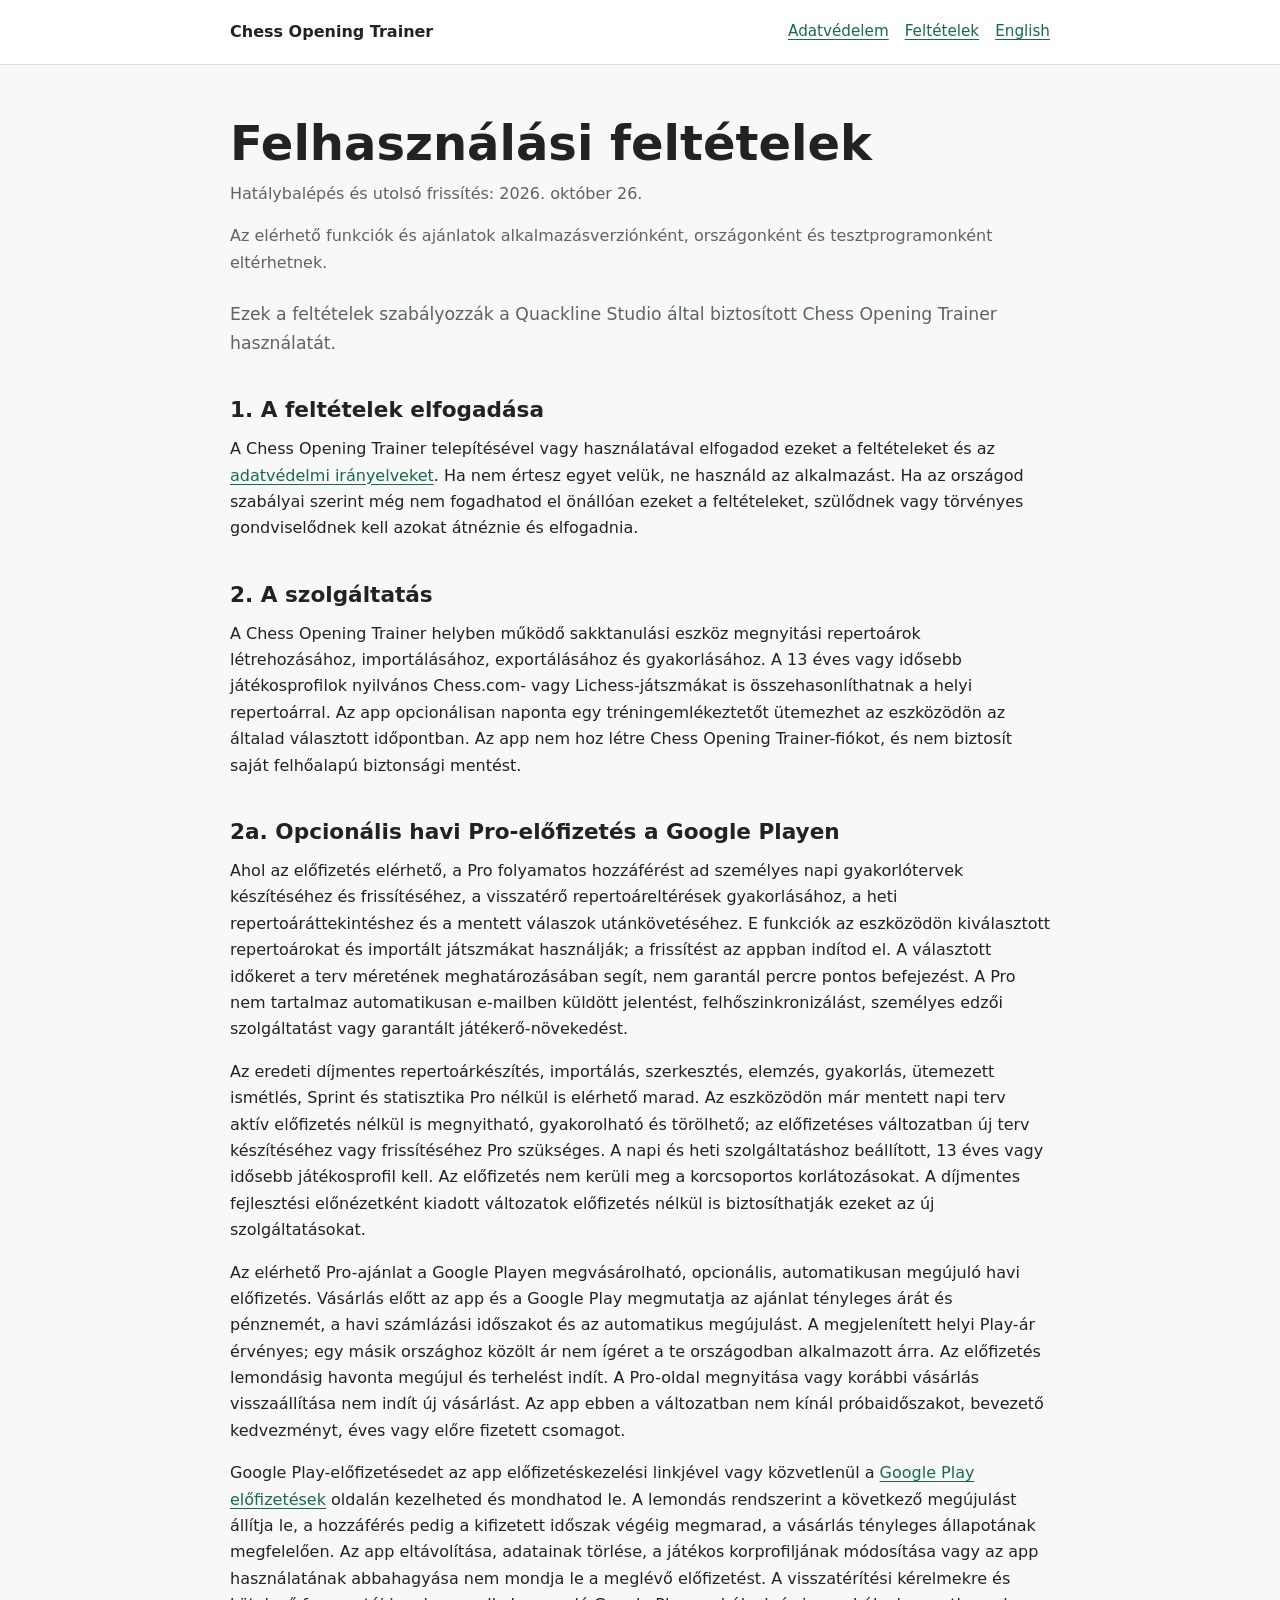
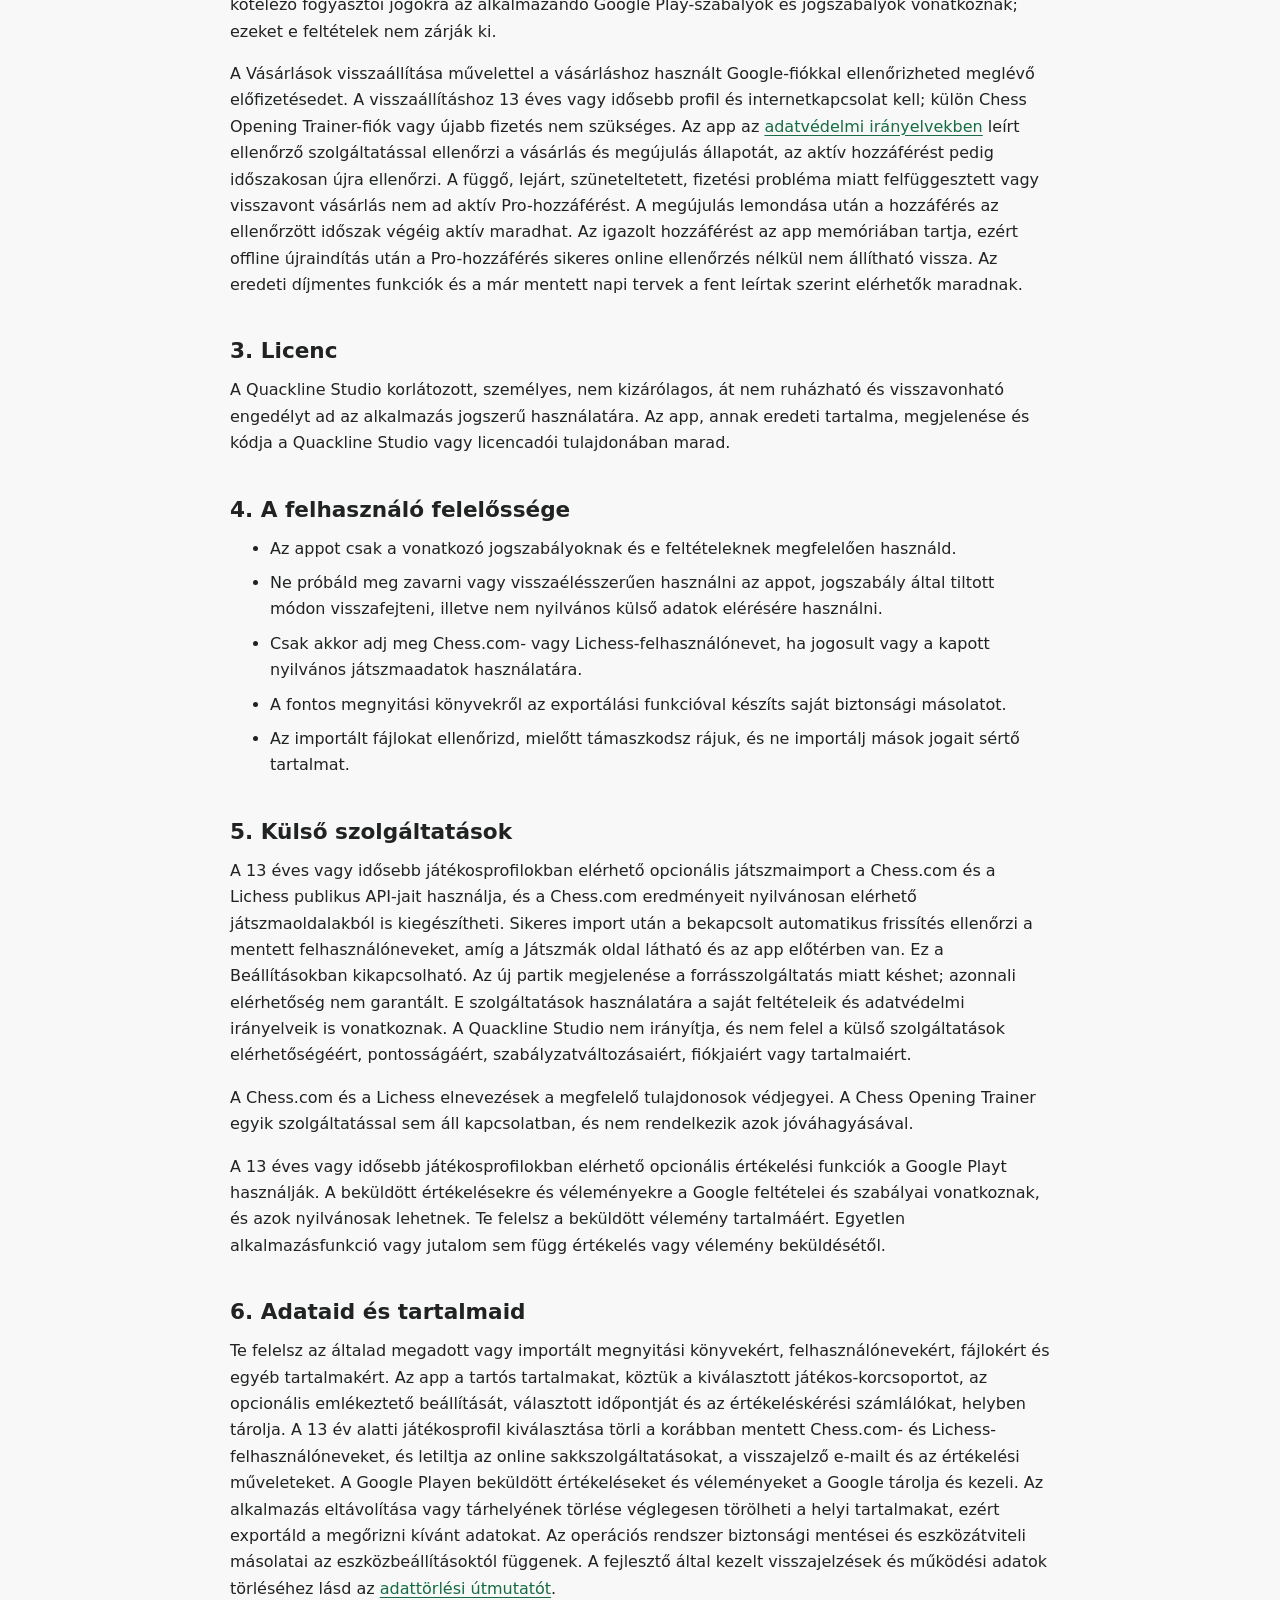
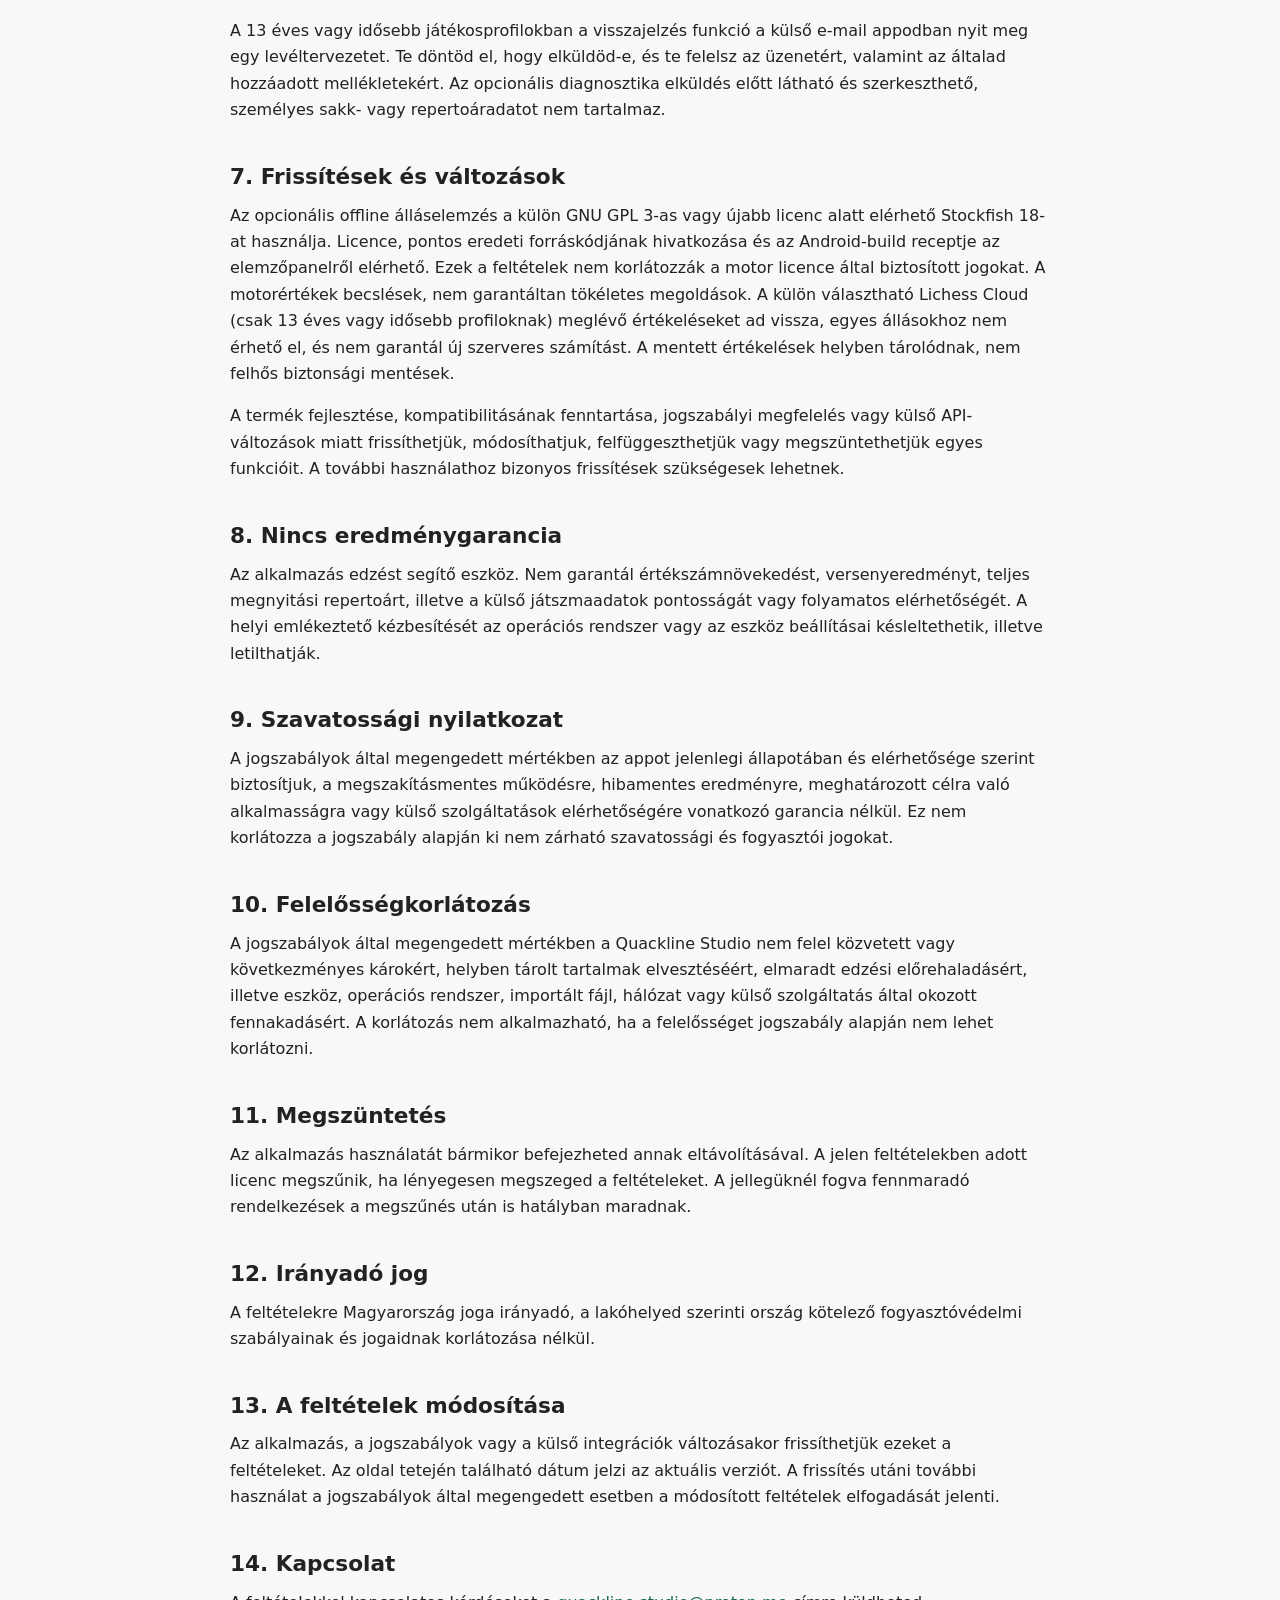
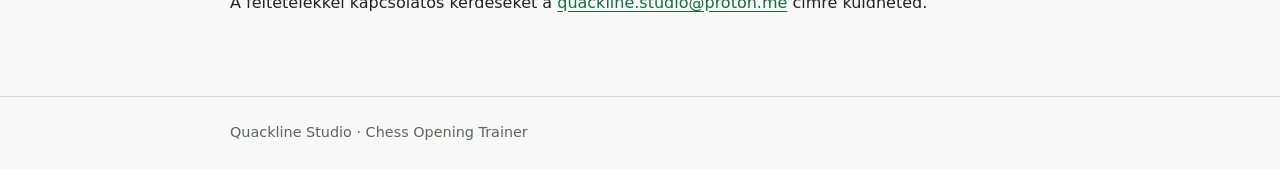
<file: terms/hu/index.html>
<!doctype html>
<html lang="hu">
  <head>
    <meta charset="utf-8">
    <meta name="viewport" content="width=device-width, initial-scale=1">
    <meta name="description" content="A Chess Opening Trainer felhasználási feltételei.">
    <title>Felhasználási feltételek - Chess Opening Trainer</title>
    <link rel="stylesheet" href="../../styles.css">
  </head>
  <body>
    <header class="site-header">
      <div class="site-header__inner">
        <a class="brand" href="../../">Chess Opening Trainer</a>
        <nav class="site-nav" aria-label="Jogi dokumentumok">
          <a href="../../privacy/hu/">Adatvédelem</a>
          <a href="./" aria-current="page">Feltételek</a>
          <a href="../" lang="en">English</a>
        </nav>
      </div>
    </header>
    <main class="document">
      <h1>Felhasználási feltételek</h1>
      <p class="meta">Hatálybalépés és utolsó frissítés: 2026. október 26.</p>
      <p class="meta">Az elérhető funkciók és ajánlatok alkalmazásverziónként, országonként és tesztprogramonként eltérhetnek.</p>
      <p class="lede">Ezek a feltételek szabályozzák a Quackline Studio által biztosított Chess Opening Trainer használatát.</p>

      <h2>1. A feltételek elfogadása</h2>
      <p>A Chess Opening Trainer telepítésével vagy használatával elfogadod ezeket a feltételeket és az <a href="../../privacy/hu/">adatvédelmi irányelveket</a>. Ha nem értesz egyet velük, ne használd az alkalmazást. Ha az országod szabályai szerint még nem fogadhatod el önállóan ezeket a feltételeket, szülődnek vagy törvényes gondviselődnek kell azokat átnéznie és elfogadnia.</p>

      <h2>2. A szolgáltatás</h2>
      <p>A Chess Opening Trainer helyben működő sakktanulási eszköz megnyitási repertoárok létrehozásához, importálásához, exportálásához és gyakorlásához. A 13 éves vagy idősebb játékosprofilok nyilvános Chess.com- vagy Lichess-játszmákat is összehasonlíthatnak a helyi repertoárral. Az app opcionálisan naponta egy tréningemlékeztetőt ütemezhet az eszközödön az általad választott időpontban. Az app nem hoz létre Chess Opening Trainer-fiókot, és nem biztosít saját felhőalapú biztonsági mentést.</p>

      <h2>2a. Opcionális havi Pro-előfizetés a Google Playen</h2>
      <p>Ahol az előfizetés elérhető, a Pro folyamatos hozzáférést ad személyes napi gyakorlótervek készítéséhez és frissítéséhez, a visszatérő repertoáreltérések gyakorlásához, a heti repertoáráttekintéshez és a mentett válaszok utánkövetéséhez. E funkciók az eszközödön kiválasztott repertoárokat és importált játszmákat használják; a frissítést az appban indítod el. A választott időkeret a terv méretének meghatározásában segít, nem garantál percre pontos befejezést. A Pro nem tartalmaz automatikusan e-mailben küldött jelentést, felhőszinkronizálást, személyes edzői szolgáltatást vagy garantált játékerő-növekedést.</p>
      <p>Az eredeti díjmentes repertoárkészítés, importálás, szerkesztés, elemzés, gyakorlás, ütemezett ismétlés, Sprint és statisztika Pro nélkül is elérhető marad. Az eszközödön már mentett napi terv aktív előfizetés nélkül is megnyitható, gyakorolható és törölhető; az előfizetéses változatban új terv készítéséhez vagy frissítéséhez Pro szükséges. A napi és heti szolgáltatáshoz beállított, 13 éves vagy idősebb játékosprofil kell. Az előfizetés nem kerüli meg a korcsoportos korlátozásokat. A díjmentes fejlesztési előnézetként kiadott változatok előfizetés nélkül is biztosíthatják ezeket az új szolgáltatásokat.</p>
      <p>Az elérhető Pro-ajánlat a Google Playen megvásárolható, opcionális, automatikusan megújuló havi előfizetés. Vásárlás előtt az app és a Google Play megmutatja az ajánlat tényleges árát és pénznemét, a havi számlázási időszakot és az automatikus megújulást. A megjelenített helyi Play-ár érvényes; egy másik országhoz közölt ár nem ígéret a te országodban alkalmazott árra. Az előfizetés lemondásig havonta megújul és terhelést indít. A Pro-oldal megnyitása vagy korábbi vásárlás visszaállítása nem indít új vásárlást. Az app ebben a változatban nem kínál próbaidőszakot, bevezető kedvezményt, éves vagy előre fizetett csomagot.</p>
      <p>Google Play-előfizetésedet az app előfizetéskezelési linkjével vagy közvetlenül a <a href="https://play.google.com/store/account/subscriptions">Google Play előfizetések</a> oldalán kezelheted és mondhatod le. A lemondás rendszerint a következő megújulást állítja le, a hozzáférés pedig a kifizetett időszak végéig megmarad, a vásárlás tényleges állapotának megfelelően. Az app eltávolítása, adatainak törlése, a játékos korprofiljának módosítása vagy az app használatának abbahagyása nem mondja le a meglévő előfizetést. A visszatérítési kérelmekre és kötelező fogyasztói jogokra az alkalmazandó Google Play-szabályok és jogszabályok vonatkoznak; ezeket e feltételek nem zárják ki.</p>
      <p>A Vásárlások visszaállítása művelettel a vásárláshoz használt Google-fiókkal ellenőrizheted meglévő előfizetésedet. A visszaállításhoz 13 éves vagy idősebb profil és internetkapcsolat kell; külön Chess Opening Trainer-fiók vagy újabb fizetés nem szükséges. Az app az <a href="../../privacy/hu/">adatvédelmi irányelvekben</a> leírt ellenőrző szolgáltatással ellenőrzi a vásárlás és megújulás állapotát, az aktív hozzáférést pedig időszakosan újra ellenőrzi. A függő, lejárt, szüneteltetett, fizetési probléma miatt felfüggesztett vagy visszavont vásárlás nem ad aktív Pro-hozzáférést. A megújulás lemondása után a hozzáférés az ellenőrzött időszak végéig aktív maradhat. Az igazolt hozzáférést az app memóriában tartja, ezért offline újraindítás után a Pro-hozzáférés sikeres online ellenőrzés nélkül nem állítható vissza. Az eredeti díjmentes funkciók és a már mentett napi tervek a fent leírtak szerint elérhetők maradnak.</p>

      <h2>3. Licenc</h2>
      <p>A Quackline Studio korlátozott, személyes, nem kizárólagos, át nem ruházható és visszavonható engedélyt ad az alkalmazás jogszerű használatára. Az app, annak eredeti tartalma, megjelenése és kódja a Quackline Studio vagy licencadói tulajdonában marad.</p>

      <h2>4. A felhasználó felelőssége</h2>
      <ul>
        <li>Az appot csak a vonatkozó jogszabályoknak és e feltételeknek megfelelően használd.</li>
        <li>Ne próbáld meg zavarni vagy visszaélésszerűen használni az appot, jogszabály által tiltott módon visszafejteni, illetve nem nyilvános külső adatok elérésére használni.</li>
        <li>Csak akkor adj meg Chess.com- vagy Lichess-felhasználónevet, ha jogosult vagy a kapott nyilvános játszmaadatok használatára.</li>
        <li>A fontos megnyitási könyvekről az exportálási funkcióval készíts saját biztonsági másolatot.</li>
        <li>Az importált fájlokat ellenőrizd, mielőtt támaszkodsz rájuk, és ne importálj mások jogait sértő tartalmat.</li>
      </ul>

      <h2>5. Külső szolgáltatások</h2>
      <p>A 13 éves vagy idősebb játékosprofilokban elérhető opcionális játszmaimport a Chess.com és a Lichess publikus API-jait használja, és a Chess.com eredményeit nyilvánosan elérhető játszmaoldalakból is kiegészítheti. Sikeres import után a bekapcsolt automatikus frissítés ellenőrzi a mentett felhasználóneveket, amíg a Játszmák oldal látható és az app előtérben van. Ez a Beállításokban kikapcsolható. Az új partik megjelenése a forrásszolgáltatás miatt késhet; azonnali elérhetőség nem garantált. E szolgáltatások használatára a saját feltételeik és adatvédelmi irányelveik is vonatkoznak. A Quackline Studio nem irányítja, és nem felel a külső szolgáltatások elérhetőségéért, pontosságáért, szabályzatváltozásaiért, fiókjaiért vagy tartalmaiért.</p>
      <p>A Chess.com és a Lichess elnevezések a megfelelő tulajdonosok védjegyei. A Chess Opening Trainer egyik szolgáltatással sem áll kapcsolatban, és nem rendelkezik azok jóváhagyásával.</p>
      <p>A 13 éves vagy idősebb játékosprofilokban elérhető opcionális értékelési funkciók a Google Playt használják. A beküldött értékelésekre és véleményekre a Google feltételei és szabályai vonatkoznak, és azok nyilvánosak lehetnek. Te felelsz a beküldött vélemény tartalmáért. Egyetlen alkalmazásfunkció vagy jutalom sem függ értékelés vagy vélemény beküldésétől.</p>

      <h2>6. Adataid és tartalmaid</h2>
      <p>Te felelsz az általad megadott vagy importált megnyitási könyvekért, felhasználónevekért, fájlokért és egyéb tartalmakért. Az app a tartós tartalmakat, köztük a kiválasztott játékos-korcsoportot, az opcionális emlékeztető beállítását, választott időpontját és az értékeléskérési számlálókat, helyben tárolja. A 13 év alatti játékosprofil kiválasztása törli a korábban mentett Chess.com- és Lichess-felhasználóneveket, és letiltja az online sakkszolgáltatásokat, a visszajelző e-mailt és az értékelési műveleteket. A Google Playen beküldött értékeléseket és véleményeket a Google tárolja és kezeli. Az alkalmazás eltávolítása vagy tárhelyének törlése véglegesen törölheti a helyi tartalmakat, ezért exportáld a megőrizni kívánt adatokat. Az operációs rendszer biztonsági mentései és eszközátviteli másolatai az eszközbeállításoktól függenek. A fejlesztő által kezelt visszajelzések és működési adatok törléséhez lásd az <a href="../../privacy/hu/#data-deletion">adattörlési útmutatót</a>.</p>
      <p>A 13 éves vagy idősebb játékosprofilokban a visszajelzés funkció a külső e-mail appodban nyit meg egy levéltervezetet. Te döntöd el, hogy elküldöd-e, és te felelsz az üzenetért, valamint az általad hozzáadott mellékletekért. Az opcionális diagnosztika elküldés előtt látható és szerkeszthető, személyes sakk- vagy repertoáradatot nem tartalmaz.</p>

      <h2>7. Frissítések és változások</h2>
      <p>Az opcionális offline álláselemzés a külön GNU GPL 3-as vagy újabb licenc alatt elérhető Stockfish 18-at használja. Licence, pontos eredeti forráskódjának hivatkozása és az Android-build receptje az elemzőpanelről elérhető. Ezek a feltételek nem korlátozzák a motor licence által biztosított jogokat. A motorértékek becslések, nem garantáltan tökéletes megoldások. A külön választható Lichess Cloud (csak 13 éves vagy idősebb profiloknak) meglévő értékeléseket ad vissza, egyes állásokhoz nem érhető el, és nem garantál új szerveres számítást. A mentett értékelések helyben tárolódnak, nem felhős biztonsági mentések.</p>

      <p>A termék fejlesztése, kompatibilitásának fenntartása, jogszabályi megfelelés vagy külső API-változások miatt frissíthetjük, módosíthatjuk, felfüggeszthetjük vagy megszüntethetjük egyes funkcióit. A további használathoz bizonyos frissítések szükségesek lehetnek.</p>

      <h2>8. Nincs eredménygarancia</h2>
      <p>Az alkalmazás edzést segítő eszköz. Nem garantál értékszámnövekedést, versenyeredményt, teljes megnyitási repertoárt, illetve a külső játszmaadatok pontosságát vagy folyamatos elérhetőségét. A helyi emlékeztető kézbesítését az operációs rendszer vagy az eszköz beállításai késleltethetik, illetve letilthatják.</p>

      <h2>9. Szavatossági nyilatkozat</h2>
      <p>A jogszabályok által megengedett mértékben az appot jelenlegi állapotában és elérhetősége szerint biztosítjuk, a megszakításmentes működésre, hibamentes eredményre, meghatározott célra való alkalmasságra vagy külső szolgáltatások elérhetőségére vonatkozó garancia nélkül. Ez nem korlátozza a jogszabály alapján ki nem zárható szavatossági és fogyasztói jogokat.</p>

      <h2>10. Felelősségkorlátozás</h2>
      <p>A jogszabályok által megengedett mértékben a Quackline Studio nem felel közvetett vagy következményes károkért, helyben tárolt tartalmak elvesztéséért, elmaradt edzési előrehaladásért, illetve eszköz, operációs rendszer, importált fájl, hálózat vagy külső szolgáltatás által okozott fennakadásért. A korlátozás nem alkalmazható, ha a felelősséget jogszabály alapján nem lehet korlátozni.</p>

      <h2>11. Megszüntetés</h2>
      <p>Az alkalmazás használatát bármikor befejezheted annak eltávolításával. A jelen feltételekben adott licenc megszűnik, ha lényegesen megszeged a feltételeket. A jellegüknél fogva fennmaradó rendelkezések a megszűnés után is hatályban maradnak.</p>

      <h2>12. Irányadó jog</h2>
      <p>A feltételekre Magyarország joga irányadó, a lakóhelyed szerinti ország kötelező fogyasztóvédelmi szabályainak és jogaidnak korlátozása nélkül.</p>

      <h2>13. A feltételek módosítása</h2>
      <p>Az alkalmazás, a jogszabályok vagy a külső integrációk változásakor frissíthetjük ezeket a feltételeket. Az oldal tetején található dátum jelzi az aktuális verziót. A frissítés utáni további használat a jogszabályok által megengedett esetben a módosított feltételek elfogadását jelenti.</p>

      <h2>14. Kapcsolat</h2>
      <p>A feltételekkel kapcsolatos kérdéseket a <a href="mailto:quackline.studio@proton.me">quackline.studio@proton.me</a> címre küldheted.</p>
    </main>
    <footer class="site-footer"><div class="site-footer__inner">Quackline Studio · Chess Opening Trainer</div></footer>
  </body>
</html>
</file>
<file: styles.css>
:root {
  color-scheme: light dark;
  --background: #f7f8f7;
  --surface: #ffffff;
  --text: #202321;
  --muted: #5d655f;
  --border: #d9dedb;
  --accent: #176b45;
  --accent-strong: #0f5134;
}

@media (prefers-color-scheme: dark) {
  :root {
    --background: #151816;
    --surface: #1d211e;
    --text: #edf1ee;
    --muted: #adb7b0;
    --border: #39413b;
    --accent: #74d7a5;
    --accent-strong: #9be7bd;
  }
}

* {
  box-sizing: border-box;
}

html {
  background: var(--background);
  color: var(--text);
  font-family: Inter, ui-sans-serif, system-ui, -apple-system, BlinkMacSystemFont,
    "Segoe UI", sans-serif;
  line-height: 1.65;
}

body {
  margin: 0;
}

a {
  color: var(--accent);
  text-underline-offset: 3px;
}

a:hover {
  color: var(--accent-strong);
}

a:focus-visible {
  outline: 3px solid var(--accent);
  outline-offset: 3px;
}

.site-header {
  background: var(--surface);
  border-bottom: 1px solid var(--border);
}

.site-header__inner,
.site-footer__inner,
.document,
.landing {
  width: min(100% - 32px, 820px);
  margin-inline: auto;
}

.site-header__inner {
  min-height: 64px;
  display: flex;
  align-items: center;
  justify-content: space-between;
  gap: 20px;
}

.brand {
  color: var(--text);
  font-weight: 700;
  text-decoration: none;
}

.site-nav {
  display: flex;
  flex-wrap: wrap;
  gap: 16px;
  font-size: 0.95rem;
}

.document,
.landing {
  padding-block: 48px 64px;
}

h1,
h2 {
  line-height: 1.25;
}

h1 {
  margin: 0 0 8px;
  font-size: clamp(2rem, 8vw, 3rem);
}

h2 {
  margin: 40px 0 12px;
  font-size: 1.35rem;
}

p,
ul {
  margin-block: 0 16px;
}

li + li {
  margin-top: 8px;
}

.meta,
.lede,
.site-footer {
  color: var(--muted);
}

.lede {
  font-size: 1.08rem;
  margin-top: 24px;
}

.document-nav {
  display: grid;
  grid-template-columns: repeat(2, minmax(0, 1fr));
  gap: 12px;
  margin-top: 32px;
}

.document-link {
  display: block;
  min-height: 92px;
  padding: 18px;
  border: 1px solid var(--border);
  border-radius: 8px;
  background: var(--surface);
  color: var(--text);
  font-weight: 650;
  text-decoration: none;
}

.document-link span {
  display: block;
  margin-top: 6px;
  color: var(--muted);
  font-size: 0.9rem;
  font-weight: 400;
}

.site-footer {
  border-top: 1px solid var(--border);
  font-size: 0.9rem;
}

.site-footer__inner {
  padding-block: 24px;
}

@media (max-width: 560px) {
  .site-header__inner {
    align-items: flex-start;
    flex-direction: column;
    padding-block: 14px;
  }

  .document,
  .landing {
    padding-block: 36px 52px;
  }

  .document-nav {
    grid-template-columns: 1fr;
  }
}
</file>
